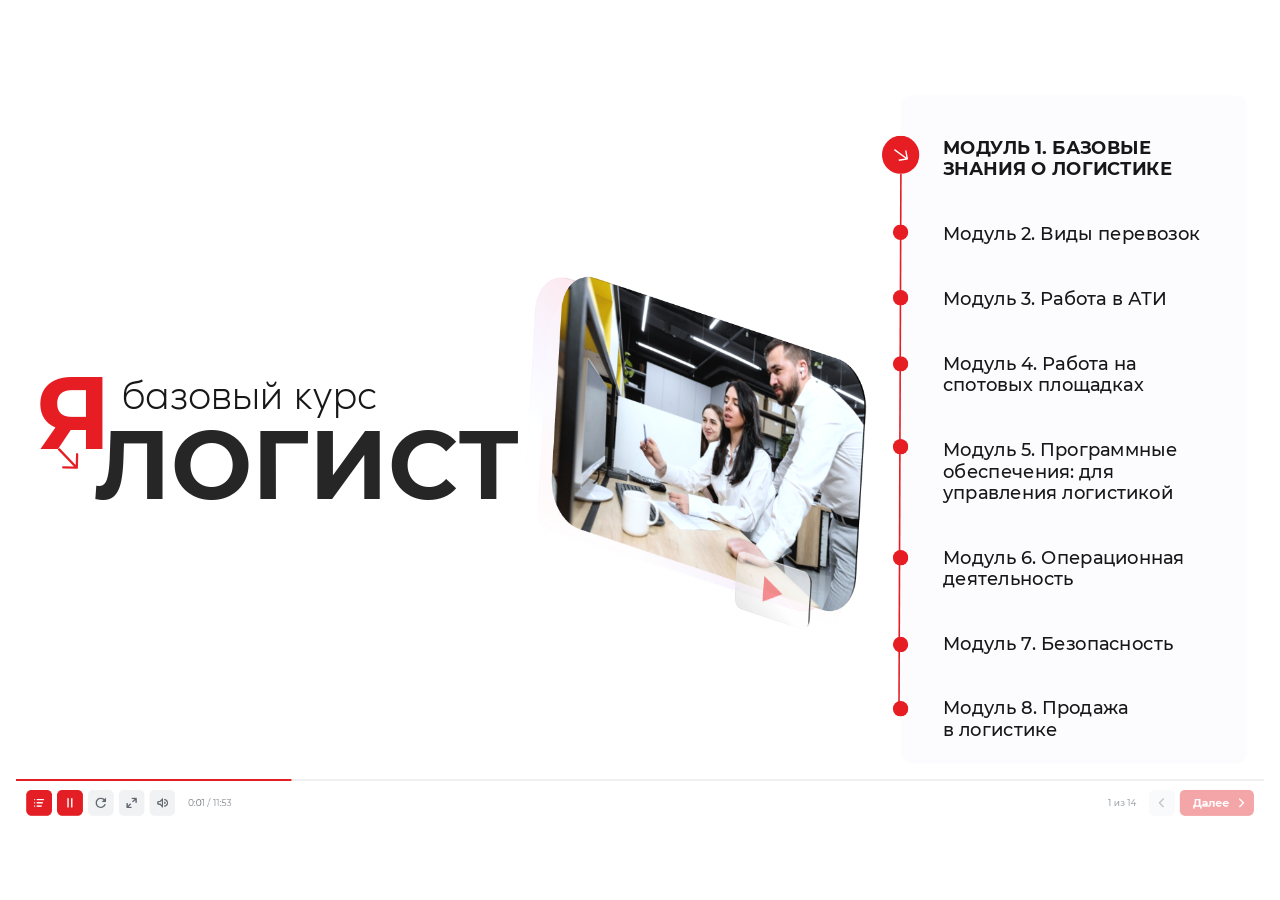
<file: lessons/module1/lesson1/index.html>
<!DOCTYPE html>
<!-- Created with iSpring --><!-- 1936 1172 --><!--version 11.15.13.39003 --><!--type html --><!--mainFolder ./ -->
<html style=background-color:#ffffff;>
<head>
    <meta http-equiv="Content-Type" content="text/html;charset=utf-8"/><meta name="viewport" content="width=device-width,initial-scale=1,minimum-scale=1,maximum-scale=1,user-scalable=no"/><meta name="format-detection" content="telephone=no"/><meta name="apple-mobile-web-app-capable" content="yes"/><meta name="apple-mobile-web-app-status-bar-style" content="black"/><meta http-equiv="X-UA-Compatible" content="IE=edge"/><meta name="msapplication-tap-highlight" content="no"/><title>Урок 1 Автоинтер</title><link rel="apple-touch-icon-precomposed" href="data/apple-touch-icon.png"/><link rel="shortcut icon" type="image/ico" href="data/favicon.ico"/><style>body {background-color:#ffffff;}#spr0_1b4a7a93 {display:none;}</style>
    
    
    <style>
		#playerView {
			position:absolute;
			-webkit-tap-highlight-color:rgba(0,0,0,0);
			-webkit-user-select:none;
			-moz-user-select:none;
			-webkit-touch-callout:none;
			-webkit-user-drag:none;
		}
		#playerView * {
			position:absolute;
		}
		#preloader {
			width: 50px;
			height: 50px;
			position: absolute;
			top: 0;
			left: 0;
			bottom: 0;
			right: 0;
			margin: auto;
			border-radius: 10px;
			background-color: rgba(0, 0, 0, 0.5);
		}

		#preloader::after {
			content: '';
			position: absolute;
			background: url([data-uri]);
			background-size: cover;
			top: 0;
			left: 0;
			bottom: 0;
			right: 0;
			animation: preloader_spin 1s infinite linear;
			-webkit-animation: preloader_spin 1s infinite linear;
		}

		@keyframes preloader_spin { 0% {transform: rotate(0deg);} 100% {transform: rotate(360deg);} }
		@-webkit-keyframes preloader_spin { 0% {-webkit-transform: rotate(0deg);} 100% {-webkit-transform: rotate(360deg);}}
    </style>
</head>
<body>
	<div id="preloader"></div>
	<script src="data/browsersupport.js?8D35A18B"></script>
	<script src="data/player.js?8D35A18B"></script>
    <div id="content"></div>
    <div id="spr0_1b4a7a93"></div>
    <script>
		document.addEventListener("DOMContentLoaded", () => (function(startup){
			function start(savedPresentationState)
			{
				var presInfo = "eNrtfXtzG0eS51fpwIb/OnRPV3d1V7dvZi4aQMNmmCK4JCR7znIwQBKSuKYIGgDl0TkUoYe99oS8Y41G2vF5xrLkmdj9wzsxlCxKNCVSEfsJgK8wn+Qys6ob/QJf4mNj46wwAVRnZWU98peZ9epPSkulN0ufMKtaqVbrNb1mM1PnVe7rFcaF7vCK7zm+51er4lqpXOoD8eDPw+uDncGWxrTBncGT4U34sTnYhs+N4XWgWSCi74BoY/Ac/scn68N/HmwOv2IWPP+49CbzLbNcugRfTA++LECGhU63PbvaneOO8FxH+C5Qrl4pvWmZzC2X1lDKpV5vbanf7q7NMWYwx2D2nO2bpv0/[base64]/VgN64IQL0pcup8Y5a0Stdg/RVTG9F6cvZMVMudXFwoe60kPJCxPVaVDCp9x9ApW+gYg+eDLYG6yDVBOJItVLxa2Hd0f2KKXTu1qu6b9fqumNWnCpnldB2+DVZhdJiq986/7Pe8tJimxn/hBVbyKYu0IC5iMpvwpfFhNQmyadk/zWK9KfBg8G9wZ8Hfxz8h8YMbfA7QKc/QNrdwQ+D+9r5Lvz4FpK+HXw9+Js2eKAB4YPB7+HXo8H38Pebwf3zXfwHjHYGT4e3Bi+GX2oWMLoL8PZ0eFsbvEKEA0R7AgTPEQILMtiQ4SE0y+PBDjaPNniCKAkFFNDyLO02/BnegHJ2CFWfDG8PP8NiX0DCb4DwKbb18LMCVg6w+o5w+Uf4uz54Cf+2h7cHGxokPQa5b5D0nyMeIxK/qQGzF8OvNMj/inI8gVLUQw0LHPwIX7GLN6HQncFPBYW6UOgD1SqE8PBsGyuBLJ5C8ldoFJAUEneQ2fDLAjaCOmuDmvQVjqtdqb24pk9B6mfQYkDwJC/yBuRcGfztfDfV0ZT4GDI+l+07+EkbbA1vDa8Pb5TIWsAABw2xDcdkNMKYwX3/2gdltJOfKLOB47G32uVzbJ63RKuFtmcenggwZha3ytw3y45lfUBq9z4rm/CPlXWLO/DHZR+QjsXpmIypqOOKs5Pl7JnAWTDFmY3hbBpOIW9MxyoQJEglBlVyIivYKyi0j6RroGaGiQ2xSE1yTQrziXzaIyWEJjMh/SriHuTrKMtTzhIxRXSZARWACtYIqeFzF2JLEtvCJ2JoggJiqrIslXJ1ZCbJn0nw7BV0Wb6OliGOtJI4IJAaPvdRSUcSwwg6TCUl6sMAeh8/ezRce5daq+2eSprFz3LpnPy4qj4+lJ8X5MfHHfk5H7tNiPYXJWKzyHpg2goZky7+XFaCKalLkTHgNdu16x7TReCDMRC8rgeha+o+833fqdaCWlBFY3AlaYOSBsAqNAtWgVlQ+ZepoWLjRmbh3wF8Aey/BxT+BnDgfh737xAo3CVof4nQhYC4M/wMEOIZwpgCRWZqAKro6d4a3qQsSVhCixM7xvhUA3tzZ/AdGCRZzvdgluDHQyj8G8qdtE//VwM58OEjRLO/pWRM4hJ4vaYCJrMYlJgvh/gFUyjsYLbnG0wIZnHTsjl4L+AvGy7zPN/lHreFU2bMBnda+LbFLM83XYAwZgKJ45qmA/4/0GQhx3GF4Xi+sJgLzronEIBMx7BNGOum5VuQ5mXAKJ8lnyMPU4kqj7AqXcu8IjMJbgB8NHzMsdgVK2GJxnbpjKZLLvjX0iaZpjueCTbALluOIbgoHbWq7apCZi1krlWx9Ypbg7jMBBXy69Wa7kBzhUGV2a4rdlUhu1CF7P+vQruokMVocHn2Bf+/sQqla/nfT4Wg57fJibwOw2tLzj9EalUR9bqAjtR90+E6DxxH92qhq7vcrXj1ej2oWbWCMIUXKhPfVZnMrDJ9A87nVlJBnoJk4OrGfigM3wWNXPLn6MJDBADpVBF0w8m/fSK1o6CGGC3sFKvfb0llvgO+29IpL/b9QQBy+F/Csy+Hv5XTOoN1yvyIxMXfz4jNJnrZg0cUrLzSzv9MxiobGCxAQTtycmh4HYIgDKHgwQ48+JaiIgxJUIR/AclRhG0q4PdUyZcoQBQAECMMgG5gvldxjIP5b0hWKd7QahAoaYNNDaLBdRJnY981l/EK8P6UQpnD1Xq/wn6DcQ7k3UJZx0ieRC4z1mLfAA/KHP3HUkCW1385CN8/QqWLtewBVPnh4D5IfB8Q9z6F1/cjPaszy/Gd0NZNEdR17sAfX4SmHgjh+m499CoVu0DPnEI9c5J6xvbUs7GWBb7/O/adRtMXONQ38tGj7Pnv0h04zqyh3iJv6GCG48HHzH+/fg9GtywoN9qwyKc0GJ5FCYOXmgz6IQJGbk/KpPcg/63BjzQo0G5+ivoECiLD7U2DxNxvdR4pi30fGkda7O+jAtP2m37dkzoYTfFIyKGiBo+HtxPCarLuNHxfQJavaNIDbDxUblvK82TkGaQevUR/YIOKUUqKngHF/SukEs9AfKgt4B5QaP/5w0gz/[base64]/GGMrhwHTc3pcFc1/AAirjwHHB1IAskcSjHN21oC9uDkrKy57LkcyRqErkpo5q4PvgiAhiYjiXIGXMgRUBG2/[base64]/l5sZKTAZUwtc2EL1jHzRNcJ/ReYKtIg+jAZuuXv4rDhTT4sp8DlND8/hHA9Ym45ZSs0cpTsvKpUZMNio4NeaNjrADBYrlMM+YSG8IiG4ccJtkcaGSAz3ZIVIq0I8MLIDkYQyX3MO9QCTgKSq75euLJoj8T4ojxTKLFYgc58KgwtiaVWJCt/drZQIonKRCGkRaVW49HMi0D5eWuxf+sX5Egd892x/9dfnS9ql9tLFS31I9AAXXdOmxNVOr9/uQqJ0F5cuX7SE8U+rF8+XfvnzXmetu9DWet2F+DlxZ8blVQ55+1dX2/CE0s7/jNLO/+yXP1dUvyxRmzM5AUoTLSCL8roR3iDoTiBPOV4vK5fejr/NxN+CeI3uKNxrn4c1n5umzioVV+dgEfQKs2y9VjVr8IVXqw4rcK/dQvfaPZh7fXDX2Ipd4307rH/[base64]/HzHYYd3LVjGtUhVMTbp2fJO2YKQeMdlQdihLAjLWBDVgoUWxDYs38paENeA0GmMBeHWXhbEOloLQh3Oj9yCfEtT6A/h793YgvwtP4P/dWRULKtWrUE0opu1MNB5vWrpFZ/X9IAEhgjSsYq2cIhCoyL2YVSSezgeyMV/QEW1eWEbQGcf+xM2i5FS7kWgTQQJVIXnW7RHgZL/[base64]/135FbjLmDWvcEPGpiO+xSA3AV7gUut30R2IuQ8NOvVUA+Fb+qc1bnu1cOqXvd8l4Wex0yrUmAnvEI74R3QTuy6JW9l8K8qWsIdf7gp8AGtGf8r/PqBdvmtkDX8HtJw0+DvoK5/HPxH4umfKMcjNItxCm0sJGMpNxreyeS5Q2125zRBm58SaNvCoNUo5liOJzx/19V1myZt5oWYv3BCDn2hdHn/XhiesIBMTXlahwdtOw3a6RrH/n22vNMFbSnecYG2fSjQttOgHbVgEWh7AkDbzoC2KwyTj/Pv3T1Bmx+xf48dzo4cqf8KKPWIYPoe4M9D2g1zJz1PxGu1kNXBmw9qga3zIOA6jDhbrwkrrApXsKBWLYBqvxCq/QNC9V/Bu6bpGprmuC6922gVHZDqG3Sa5TER+p2mp/0DasIjgfQ09bMVT4S8AJj6PD0RAqHEdQBVWdLz6AAK7hHawaJIEETnwV0INF7RNM12tBR7mhjunBKGW55h0ZgVgMO2z3df/5SINu+2FqKVLJuVOfzPYLyXOcstSbkmrg7olilye5TlI/kkucRkZ8s4ZjtR3AI5/AMyRr6Xx1wPqOzD2wmethPpVs0tMeHmZLnDqlc6ik3KHyqN/xg+1/AkT8Zq2UXSUO0FIJuwuAUdfsrrGlK847Ja/FBWi2eslmrBMVaL+9l1DdfFjQTjrNae6xrO0Vot2eFHbrXQTuFBnfw8FCCyRi45Ou/[base64]/jVsyd4tF+oZFh3lTzbDgRqHjSnihN7ppT2/OimcC/Dj8dfgq5tojNk+hMUq6JgTsZ0R1yK2jWTp0JGsmq/Q9ptjdx25McAWp/pPIuNg9p6t3TMvWusat1t+iUzHzbPalptVigvLF1DS4YLoKAdw/+/GsEZU5mJi1Vydi8Zcs7ZfNG4h2XeXMOZd6cjHlTLVg4k+Yanp0NyjwbHBp/jHkTey66uEds3rDDT8a63YnsmOd4QTXkFZ0x7ujcqYa6V6nXdF53TadWt0K3XnhIdswpWXYUdmz96CxWYtFeS26C/ZzWR3ZoDWWLLNaODO8IceUmdgXEFPkV7JA1lEncllA5WmpBFmWyQridlKzNOq2nvCgwaLTiQqD/Y7zfdjN6ivtXDXXs9CHwikwcHl2RlgbsLJkqwvSY3Y5cHcIwVJrU52ir6Q4E2Z50C8JN45C2QpyWrdjHYbMFZrn+CVmKMZN3lmn4Luo3B+32xGvEZG4mJkvVMDYTmeJO10pI6Y7LSriHshJu2kpEDVgYBIH197IxkGOYtjXOSHh7GQlxxEYCu/s4rASeXrtLB9u+xlN1dzVaqX8w+AsFPrhdP16Wd4TPhahXdFEPKjqveHU9qFRN3WLMrjqVWuiahUaj+Awtsw5sNNZpIXyToH6DAFCC1qfqcIvyg4/GhtyT/j5hOUY117OWRRkCCWO/gZw/pVjJxfmsRVGHfwir5Wq9LO3PZJPUPq3oeEZ+69Y6gTrEYk+oPr/QqP43os1nEmShOENTB4GwDlua3NAgr3LIhEAUv7zKT2ymuDzNHj7SaNOX3N6wgSfGMOxB7juUtAM2S9bip4gHVWAHJN+ODmRgdHgrWd3N6MhZ3MeHNVXeKZkq5uwe1jCXkMj2LkQTio7DDe643GO+bTt0aMM0DWE7gntqS3/ZZr7h25bLBO6BLztg32zf5JzR3B/Ln4hwgN51bVOe+SzrljA813dsYGvTyYPszvtMhjx98lyHyNbBNz3DxzuaXCYPP4yvg+O4zJHHV/dbDYsLh06vevuuSCLL7lXxslVhlsMMZlmeSec6qC1Mg3PL9YTveerQSqo7IMKARuOuD5XlFqPzsrt3B/cMOuyyRy/EZEmJ/ZzEDodB5wjcpCcHEJg5A7L5zIkOp3AmoA6e51jgENHhlD2FtqBPhQWZhG3KkznjxM5TFgkup3KTgh/3aQ1nXECPT5jp+2BPfcd1+Gt4aiLjqaXUe3SeWRzFoYTMvR554MC8udS97/[base64]/u3uCHeK7QrFcqInR108QjPkzYelB1XN2tuV4tCLir7lDKhn3F974w+6D77Ia31e7n20e5KWJ0xjt95PxBahlK7dmIIwmMNp6l7oZboe0cLykwenroLRf+KGCJYxPt79d/r8n9J3KWkCYp1XEgyfEG3n6nZv1u0vzeRnSpHs0UPqHg7IuCEjPnzm3awukyz7HBEOy6MkNnDRcAzsSJHbstkK7o2K1Npx0dMEC27XuH9+q8zDJNqsaJ05Xp8k4ZcEm84wJc71CA62UAV7XgmLMxvpc7XYm7YcbNwPl77p3zj/x0pX0MM3DfJScdNJyrSWg8IsvwFl0JQ4BzK8LkwLOY6TBP59WgqnMRBHqFVys6r9fAL/Wsat0tutWEFV8fxFL3B1l7XnP6dQaTkoi0N0Z/narfRrymIaeBUsA0AqKPokv/[base64]/+burAMhy7q4lrVNCyOraRx+GLL1LKAkMsrMwEhnK1+cCiQe0QPlfSEJpNdCJ24U5aZPQY0krOjfqgMXGg6N0wW0+jQXmacXf1KlMF9k2kqWcmhGEgJk3WYNJNVOv6LxnqoFR9Bc35UwUdLiTuUlc7Src3SkHySuj1TJUV3acLvj/[base64]/LHRC6cqn5Nbm0W1wtP6Qn/[base64]/uqXV2pc72iS68TnZnKRsJk7KktfggFZbputEwslkE/[base64]/D3X6D+cpVlsLS/2r5KZgFI01a0xO1OjNHMggXG5fbq/0R3yChf7SlXaKW82p+bXKobi93bnS7qaZ1UIrdA7ArNn+dT/[base64]/qrJzpLCLp/NVZDG8xsl3tdi52271epUUltVda88vteALxsqSnYLi5dLm9vLRC79S61Pl4sjXfXo7f+XRlqbcEGePpb6SoVmVVRq8WgERwQvpRsnpJFaQ21vrEOpE0DXgz3Vrr5RLnYQTNtPrtAubT3faVPPOZ9sdLK4vJFKr91Nrl+Xa3l0tvrCxfzTOZXZvvL/WX272CYrFluknic53ltcvtquyGcU10AR7XW5eXlq9mA5iObI24/y6BM76MDvm5pfbH7cUQ2C61e7EIl9eW+0vL7Svt0bu4VqhuMaGSrN3qLlyKX+h1CWhWWkvL8Wu/IIbu9KFhp7udy6v9MD0S0IjFAmEdg/5k+0I/1Q5o5NKd3ekn5Ex1dLrXemBi292JlQud4ifncLI/[base64]/Z25UfQGCIzB5FbbIbdbMxPWqOu7Ta+tm+GuRsbaIBbTEzI5uCuCGPO3SKcZOu71drKrRMkpiyG8Ns9mylOdGcDGdHzB4Bs8dYYXpBw+1cxkRfTIXvNVWHYM7k5f9j80zPhOcSeeLXB+TyzL4zMTUXTgUkrEqemJxo/mruTEM29l15ToU26savhZOj8jG1AN618xXush5+tiv7qcbMmWByDN/ojgWato5emUCvlijmCRWcDaea4czc9NuNZgMZ/kW9F49ecYdXpsn3zO3EF7vJzdMFDHFczU3NNepz1cbZqWZqiGlvqMdnz1TCmTfkxaFvNBvNQA3I2TdyDM9BcuEQuhu93+EAQ+jdAGp5Jph5R1a8OhNCQm3u3Ynm21JQmpWmAb1Dr+d4JY/vDn+DL+iQB5Hgp652HNBWfG1pFpzJlYuqsGYzqL59BppzrtaonqUv0ZCVI05eJvpSbk3PZapPYCMmMvyFmu5FjnDiTPBWmvJrupbpMc2pP8s0wSjf5MTUO6lsjwAsbkMPjXpzRCwbP0kdt7qkjRA4mJ5WKjLqoIyiVBtTzZnGpMSRuepkYxZavhpMY6/[base64]/[base64]/oV1pL5VAMa0yNcHs7LuNmZoElSfxJUTRmRt5dLasDT9PjIBUT8vTp9jUeMV0QW8Mf6uafGKq2oCBVm2mSv2WTgKhXVQ3ESTKjfKBpAGNDjVEoZK1xrtzTaXvydGZdj1xFOD6Jr5SRt5dHY/IcuLm6vT+NdUL8Su+6b7U6FoFpTiqSmfApKEBqDTeA6VR1YnsSfJh4x15ufk3+Ue/kgp9L0LDhM8DqhiphtTDBGJpdKGFEn+kFetS/UaXWdxU9zxsSSdE/oF6foUv1x3eMooKnQ3/8SyMj4lg8lgLRQwl0wVORQhtMnU2skSy2C1C1RRUTTemz07PzQBUQg5pJACnAarApAZTtVnIH8awLEdVhEW5d4qhWD9K4CabTSM2enlvvLPxMSHdBnEgHHmc8OkyqLe+p5DTjZnmTDDRPIiMclyqDaVHIh8oYVhDoPjHsxP/e64egLdTyyrVXeztbQIC4vIFnuSL913Er26OQrmNyKsELuF7b2hS+zaiAbMRYUomMsws+aPjnIwPBy+NQpFTBior+b3iA3YJkwDyJ03Trjiw3xqPFxTR7kilTO62iLtZtemhxZ2tQlAzA6HdQYYDRY/ratvzaG+OugqHHGC00ac1VuI6neB4OZIm2b0mxz6gjr1WKtCtNiYng2nwhCoTaDzxYC86swm4j0lDcBTRGoWXW0vLuYfvgcdbU1wo+FCvZ5Oyb+BmomyeqQZIVR/Z7MLXzWkSaLMBd47Zu2FldqKpggo6+ispCANOzmeJlF819P7N6oiyFtaDs5NNSpEuC8gY3ROviMNZjCtU7aXTkKndd/kgIe+6Y2QfvQxvvYy2+Kl8dd5tLX5Fybaaj3lBHvKX/0tKEGtDYdOegj6rBp8Ng5nq29DaU9VQufY3VdyxnqKAwYetONmcTQbq8jg+We5t9S4AwllsjC/TRcgIL+qsuNmjM/h/v/5vKfJcYQ+z97Qox15mz0grc4O6IPpIb/WJbKpoomA9mijL5UDRRsVm8UFliicTc4O1KModkTfq9ejQDiioaqFmUJFyjootmNNAKjUVkJjCzE4INCdgoGei07uyY9QNA7RPMf3Cx9w4l2HoT2Nj1VGQi8y2NclxPZ5X2IlNG9Vbdf5ogmhW9SjIRC/UHUk/osbpNgAqigwleWE8m8wSd3ZR8yXoEjMqD2D0vki/9zNPP4LNCIDvZRFWZQLPOZ7TmGwEtUR4/iMB5HMce/Fgl/NkCg1AxeTvhIIRzMdvpC1du/b/AJDJLsE=";
				PresentationPlayer.start(presInfo, "content", "playerView", onPlayerInit, savedPresentationState);
				function onPlayerInit(player)
				{
					(function(player){
	(function(player)
{
	function findConnector(win)
	{
		var retries = 0;
		while (!win.ispringPresentationConnector && win.parent && win.parent != win)
		{
			++retries;
			if (retries > 7)
			{
				return null;
			}

			win = win.parent;
		}
		return win.ispringPresentationConnector;
	}

	function getConnector()
	{
		var api = findConnector(window);
		if (!api && window.opener && (typeof(window.opener) != "undefined"))
		{
			api = findConnector(window.opener);
		}
		return api;
	}

	try
	{
		var connector = getConnector();
		if (connector)
		{
			connector.register(player);
		}
	}
	catch (e) {}
})(player);

})(player);

					var preloader = document.getElementById("preloader");
					preloader.parentNode.removeChild(preloader);
				}
			}

			if (startup)
				startup(start);
			else
				start();
		})());
    </script>
</body>
</html>
</file>
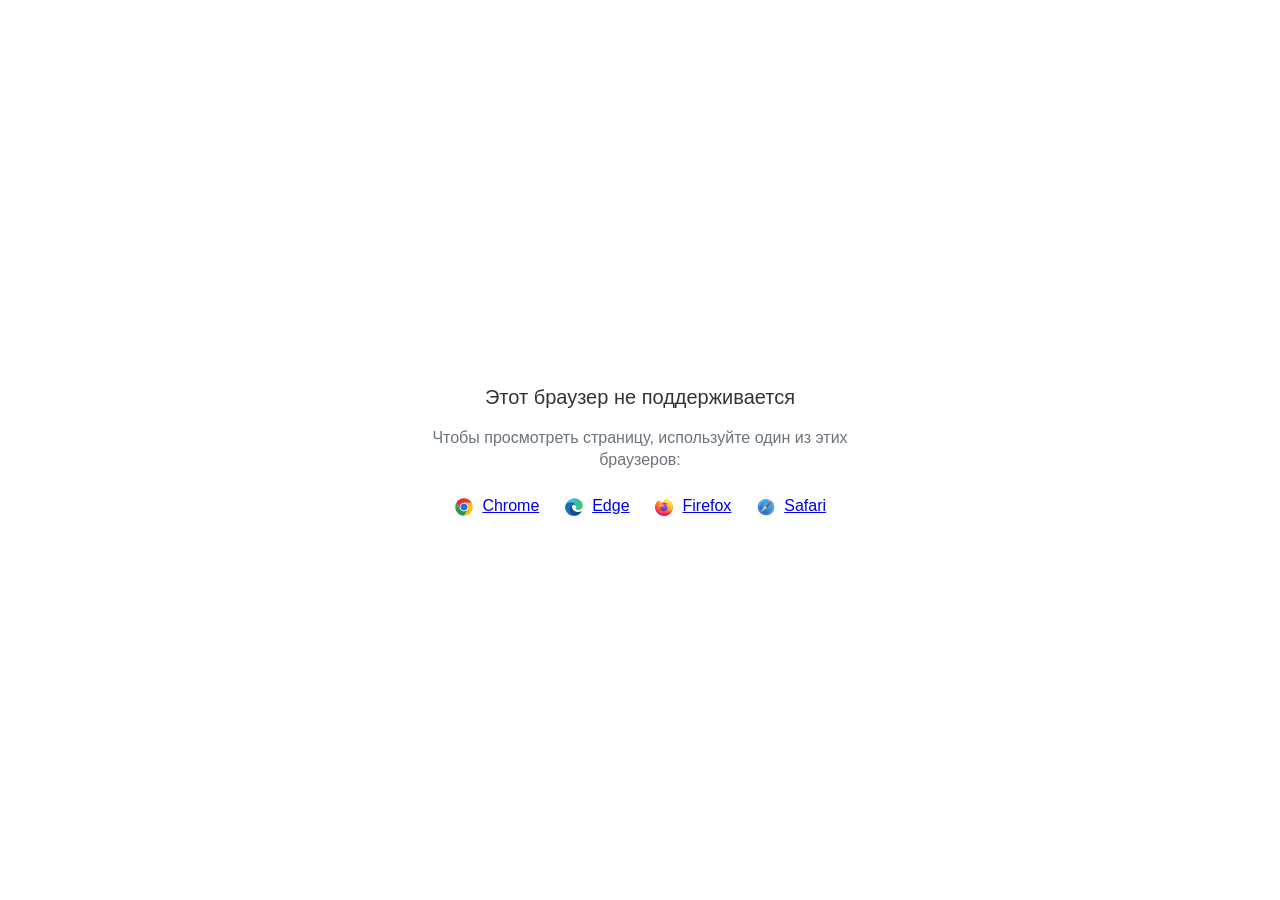
<file: lessons/module1/lesson1/data/html5-unsupported.html>
<html>
<head>
    <meta http-equiv="Content-Type" content="text/html;charset=utf-8"/>
    <meta name="viewport" content="width=device-width,initial-scale=1,maximum-scale=1">
    <meta name="format-detection" content="telephone=no">
    <meta name="apple-mobile-web-app-capable" content="yes">
    <meta name="apple-mobile-web-app-status-bar-style" content="black">
    <meta http-equiv="X-UA-Compatible" content="IE=edge">
    <meta name="msapplication-tap-highlight" content="no" />
    <title>Страница недоступна</title>
    <style>
        body {
            background: #fff;
        }

        .banner {
            position: absolute;
            top: 50%;
            left: 50%;
            margin-left: -235px;
            margin-top: -67px;
            width: 470px;
            text-align: center;
            font-family: Roboto, Arial, Helvetica, sans-serif;
        }

        .title {
            margin-bottom: 16px;
            font-size: 20px;
            font-weight: 500;
            color: #323537;
            line-height: 28px;
        }

        .text {
            margin-bottom: 26px;
            font-size: 16px;
            color: #6C737B;
            line-height: 22px;
        }

        .browsers svg, .browsers a {
            display: inline-block;
            vertical-align: top;
        }

        .browsers a {
            font-size: 16px;
            margin-right: 20px;
            margin-left: 4px;
        }

        .browsers :last-child {
            margin-right: 0;
        }
    </style>
</head>
<body>
    <div class="banner">
        <div class="title">Этот браузер не поддерживается</div>
        <div class="text">Чтобы просмотреть страницу, используйте один из этих браузеров:</div>
        <div class="browsers">
            <svg width="20" height="20" viewBox="0 0 20 20" fill="none" xmlns="http://www.w3.org/2000/svg">
                <path d="M10.0001 10.0001L13.789 12.1875L10.0001 18.7501C14.8326 18.7501 18.7501 14.8326 18.7501 10.0001C18.7501 8.40581 18.3216 6.91244 17.5766 5.625H10L10.0001 10.0001Z" fill="#FBBF12"/>
                <path d="M9.99999 1.25C6.76136 1.25 3.93585 3.01077 2.42285 5.6261L6.21103 12.1876L9.99999 10.0001V5.62507H17.5766C16.0634 3.01039 13.2382 1.25 9.99999 1.25Z" fill="url(#paint0_linear_579_2699)"/>
                <path d="M1.25005 10C1.25005 14.8325 5.16742 18.75 10 18.75L13.789 12.1875L10 10L6.21109 12.1875L2.42291 5.62598C1.67833 6.91306 1.25 8.40588 1.25 9.99988" fill="url(#paint1_linear_579_2699)"/>
                <path d="M14.3751 10.0001C14.3751 12.4163 12.4163 14.3751 10.0001 14.3751C7.58381 14.3751 5.625 12.4163 5.625 10.0001C5.625 7.58381 7.58381 5.625 10.0001 5.625C12.4163 5.625 14.3751 7.58381 14.3751 10.0001Z" fill="white"/>
                <path d="M13.5548 10.0001C13.5548 11.9633 11.9633 13.5548 10.0001 13.5548C8.03686 13.5548 6.44531 11.9633 6.44531 10.0001C6.44531 8.03686 8.03686 6.44531 10.0001 6.44531C11.9633 6.44531 13.5548 8.03686 13.5548 10.0001Z" fill="#1A73E8"/>
                <defs>
                    <linearGradient id="paint0_linear_579_2699" x1="5.04786" y1="6.71874" x2="12.965" y2="6.71874" gradientUnits="userSpaceOnUse">
                        <stop stop-color="#DB3328"/>
                        <stop offset="1" stop-color="#E53D30"/>
                    </linearGradient>
                    <linearGradient id="paint1_linear_579_2699" x1="4.58454" y1="7.18406" x2="7.82938" y2="12.8043" gradientUnits="userSpaceOnUse">
                        <stop stop-color="#32A651"/>
                        <stop offset="1" stop-color="#279847"/>
                    </linearGradient>
                </defs>
            </svg>
            <a href="https://www.google.com/chrome">Chrome</a>
            <svg width="20" height="20" viewBox="0 0 20 20" fill="none" xmlns="http://www.w3.org/2000/svg">
                <path d="M12.2449 9.92045C12.2449 8.25 10.5088 5.36648 6.59777 5.36648C2.68671 5.36648 1.25 8.62784 1.25 10.0199C1.25 5.0483 5.30074 1.25 10.1097 1.25C14.9188 1.25 18.75 4.84943 18.75 8.50852C18.75 11.7699 16.2956 12.9034 14.3002 12.9034C12.9832 12.9034 11.4866 12.4659 11.4866 11.7699C11.4866 11.233 12.2449 11.233 12.2449 9.92045Z" fill="url(#paint0_linear_579_2709)"/>
                <path d="M6.59777 5.36646C10.5088 5.36646 12.2449 8.24998 12.2449 9.92043C12.2449 9.93342 12.2448 9.94627 12.2446 9.95901C12.2249 8.84657 11.4738 7.79259 9.99002 7.79259C8.11431 7.79259 5.5801 10.338 5.91933 13.5C6.19087 16.031 8.33381 19.4261 12.9832 18.2329C12.9832 18.2329 12.1052 18.75 9.6508 18.75C5.30074 18.75 1.25 14.7727 1.25 10.2187C1.25 10.0981 1.25184 9.97975 1.25555 9.8637C1.35584 8.39889 2.82648 5.36646 6.59777 5.36646Z" fill="url(#paint1_linear_579_2709)"/>
                <path d="M6.59777 5.36646C10.5088 5.36646 12.2449 8.24998 12.2449 9.92043C12.2449 9.93342 12.2448 9.94627 12.2446 9.95901C12.2249 8.84657 11.4738 7.79259 9.99002 7.79259C8.11431 7.79259 5.5801 10.338 5.91933 13.5C6.19087 16.031 8.33381 19.4261 12.9832 18.2329C12.9832 18.2329 12.1052 18.75 9.6508 18.75C5.30074 18.75 1.25 14.7727 1.25 10.2187C1.25 10.0981 1.25184 9.97975 1.25555 9.8637C1.35584 8.39889 2.82648 5.36646 6.59777 5.36646Z" fill="url(#paint2_radial_579_2709)"/>
                <path d="M12.4415 18.4371C14.9324 17.7576 16.712 15.6377 17.0338 15.2101C17.393 14.7328 17.4928 14.4345 17.393 14.3351C17.2932 14.2357 17.1536 14.2555 16.7944 14.4345C16.4352 14.6135 14.32 15.4885 11.9056 14.7527C9.49107 14.0169 7.83486 12.1078 7.83486 9.99987C7.83486 8.36919 9.23166 7.79248 9.98993 7.79248C8.11422 7.79248 5.58001 10.3379 5.91923 13.4999C6.19077 16.0309 8.33371 19.426 12.9831 18.2328C12.9831 18.2328 12.821 18.3283 12.4415 18.4371Z" fill="#0E458A"/>
                <path d="M12.4415 18.4371C14.9324 17.7576 16.712 15.6377 17.0338 15.2101C17.393 14.7328 17.4928 14.4345 17.393 14.3351C17.2932 14.2357 17.1536 14.2555 16.7944 14.4345C16.4352 14.6135 14.32 15.4885 11.9056 14.7527C9.49107 14.0169 7.83486 12.1078 7.83486 9.99987C7.83486 8.36919 9.23166 7.79248 9.98993 7.79248C8.11422 7.79248 5.58001 10.3379 5.91923 13.4999C6.19077 16.0309 8.33371 19.426 12.9831 18.2328C12.9831 18.2328 12.821 18.3283 12.4415 18.4371Z" fill="url(#paint3_radial_579_2709)"/>
                <defs>
                    <linearGradient id="paint0_linear_579_2709" x1="17.7323" y1="11.5909" x2="0.61762" y2="7.54779" gradientUnits="userSpaceOnUse">
                        <stop stop-color="#3BCC50"/>
                        <stop offset="0.489583" stop-color="#2ABAD6"/>
                        <stop offset="1" stop-color="#7DCFE7"/>
                    </linearGradient>
                    <linearGradient id="paint1_linear_579_2709" x1="7.11659" y1="5.36646" x2="7.11659" y2="18.75" gradientUnits="userSpaceOnUse">
                        <stop stop-color="#035989"/>
                        <stop offset="0.265625" stop-color="#1175B6"/>
                        <stop offset="1" stop-color="#0470CF"/>
                    </linearGradient>
                    <radialGradient id="paint2_radial_579_2709" cx="0" cy="0" r="1" gradientUnits="userSpaceOnUse" gradientTransform="translate(6.83723 11.8693) rotate(59.2143) scale(5.92595 5.93561)">
                        <stop stop-color="#1284D8"/>
                        <stop offset="0.813899" stop-color="#1170B2" stop-opacity="0.767762"/>
                        <stop offset="1" stop-color="#0E649B" stop-opacity="0.65"/>
                    </radialGradient>
                    <radialGradient id="paint3_radial_579_2709" cx="0" cy="0" r="1" gradientUnits="userSpaceOnUse" gradientTransform="translate(11.6661 13.4999) rotate(77.9982) scale(4.79806 5.18015)">
                        <stop stop-color="#104890"/>
                        <stop offset="0.69943" stop-color="#12529E" stop-opacity="0.70624"/>
                        <stop offset="1" stop-color="#0E4584" stop-opacity="0.58"/>
                    </radialGradient>
                </defs>
            </svg>
            <a href="https://www.microsoft.com/edge">Edge</a>
            <svg width="20" height="20" viewBox="0 0 20 20" fill="none" xmlns="http://www.w3.org/2000/svg">
                <path d="M18.1191 6.70405C17.7385 5.78587 16.967 4.79462 16.3615 4.4815C16.8544 5.4501 17.1395 6.42162 17.2485 7.14652C17.2485 7.14652 17.2485 7.15163 17.2503 7.16113C16.2598 4.6861 14.5798 3.68791 13.2079 1.51504C13.1383 1.40543 13.069 1.29582 13.0012 1.17854C12.963 1.1124 12.932 1.05248 12.905 0.995851C12.8481 0.885984 12.8042 0.76987 12.7741 0.649844C12.7743 0.644144 12.7725 0.638558 12.7688 0.63417C12.7652 0.629782 12.7601 0.626904 12.7544 0.626094C12.749 0.624635 12.7434 0.624635 12.738 0.626094C12.7366 0.626756 12.7352 0.627617 12.734 0.628652C12.7318 0.628652 12.7296 0.63121 12.7274 0.63194L12.7311 0.627191C10.5302 1.91914 9.78353 4.30904 9.71499 5.5049C8.83549 5.56518 7.99455 5.88974 7.30189 6.43623C7.22949 6.37488 7.15379 6.31755 7.07512 6.26451C6.87551 5.56419 6.86708 4.82302 7.0507 4.11832C6.15057 4.52936 5.45059 5.17789 4.94165 5.75189H4.93764C4.5902 5.31089 4.61463 3.85634 4.63432 3.55272C4.63031 3.53372 4.37547 3.68535 4.34266 3.70837C4.03608 3.92756 3.7495 4.17357 3.48628 4.4435C3.18675 4.74784 2.9131 5.07672 2.66818 5.42671C2.1047 6.22702 1.70509 7.13132 1.49244 8.08735C1.48843 8.10635 1.48478 8.12608 1.48077 8.14544C1.46437 8.22254 1.40494 8.60946 1.39437 8.6935V8.71286C1.3169 9.11266 1.26865 9.5176 1.25 9.92444V9.96938C1.25 14.8186 5.17279 18.75 10.0114 18.75C14.345 18.75 17.943 15.5968 18.6477 11.455C18.6623 11.3428 18.6743 11.2295 18.6875 11.1163C18.8617 9.61022 18.6681 8.02743 18.1191 6.70405ZM8.02046 13.5774C8.06129 13.5968 8.09994 13.6183 8.14186 13.6373L8.14769 13.641C8.10577 13.6205 8.06311 13.5993 8.02082 13.5774H8.02046ZM17.251 7.16515V7.15675V7.16625V7.16515Z" fill="url(#paint0_linear_579_2717)"/>
                <path d="M18.119 6.704C17.7384 5.78582 16.9669 4.79457 16.3614 4.48145C16.8543 5.45005 17.1394 6.42157 17.2484 7.14647V7.16437C18.0752 9.41067 17.6246 11.695 16.9757 13.0907C15.9716 15.25 13.541 17.4635 9.73602 17.3557C5.62839 17.2388 2.0071 14.1802 1.33082 10.1776C1.20759 9.54586 1.33082 9.22543 1.39279 8.71281C1.31733 9.10778 1.28853 9.22214 1.25098 9.92439V9.96933C1.25098 14.8185 5.17377 18.7499 10.0124 18.7499C14.346 18.7499 17.944 15.5968 18.6487 11.4549C18.6633 11.3428 18.6753 11.2295 18.6884 11.1162C18.8616 9.61017 18.668 8.02738 18.119 6.704Z" fill="url(#paint1_radial_579_2717)"/>
                <path d="M18.119 6.704C17.7384 5.78582 16.9669 4.79457 16.3614 4.48145C16.8543 5.45005 17.1394 6.42157 17.2484 7.14647V7.16437C18.0752 9.41067 17.6246 11.695 16.9757 13.0907C15.9716 15.25 13.541 17.4635 9.73602 17.3557C5.62839 17.2388 2.0071 14.1802 1.33082 10.1776C1.20759 9.54586 1.33082 9.22543 1.39279 8.71281C1.31733 9.10778 1.28853 9.22214 1.25098 9.92439V9.96933C1.25098 14.8185 5.17377 18.7499 10.0124 18.7499C14.346 18.7499 17.944 15.5968 18.6487 11.4549C18.6633 11.3428 18.6753 11.2295 18.6884 11.1162C18.8616 9.61017 18.668 8.02738 18.119 6.704Z" fill="url(#paint2_radial_579_2717)"/>
                <path d="M13.8612 7.73587C13.8806 7.74939 13.8977 7.7629 13.9159 7.77642C13.696 7.38513 13.4221 7.02694 13.1022 6.71246C10.3788 3.98314 12.3884 0.794172 12.7271 0.631947L12.7307 0.627197C10.5298 1.91915 9.78314 4.30905 9.7146 5.50491C9.81668 5.49797 9.9184 5.4892 10.0223 5.4892C11.6647 5.4892 13.0953 6.39459 13.8612 7.73587Z" fill="url(#paint3_radial_579_2717)"/>
                <path d="M10.028 8.28118C10.0138 8.5004 9.24382 9.25307 8.97441 9.25307C6.48292 9.25307 6.07861 10.7635 6.07861 10.7635C6.18798 12.0357 7.07244 13.0833 8.14245 13.6375C8.19131 13.6627 8.24052 13.6854 8.28828 13.708C8.37396 13.7446 8.46 13.7811 8.54567 13.8136C8.91262 13.9433 9.29689 14.0172 9.68568 14.0329C14.0525 14.2382 14.8991 8.80001 11.7473 7.22087C12.5541 7.08021 13.3919 7.40575 13.8597 7.73495C13.0941 6.39367 11.6631 5.48828 10.0207 5.48828C9.91682 5.48828 9.81511 5.49705 9.71303 5.50399C8.83417 5.56502 7.99404 5.88994 7.30212 6.43642C7.43591 6.55005 7.58685 6.70131 7.90439 7.0148C8.5001 7.60378 10.0247 8.20993 10.028 8.28118Z" fill="url(#paint4_radial_579_2717)"/>
                <path d="M10.028 8.28118C10.0138 8.5004 9.24382 9.25307 8.97441 9.25307C6.48292 9.25307 6.07861 10.7635 6.07861 10.7635C6.18798 12.0357 7.07244 13.0833 8.14245 13.6375C8.19131 13.6627 8.24052 13.6854 8.28828 13.708C8.37396 13.7446 8.46 13.7811 8.54567 13.8136C8.91262 13.9433 9.29689 14.0172 9.68568 14.0329C14.0525 14.2382 14.8991 8.80001 11.7473 7.22087C12.5541 7.08021 13.3919 7.40575 13.8597 7.73495C13.0941 6.39367 11.6631 5.48828 10.0207 5.48828C9.91682 5.48828 9.81511 5.49705 9.71303 5.50399C8.83417 5.56502 7.99404 5.88994 7.30212 6.43642C7.43591 6.55005 7.58685 6.70131 7.90439 7.0148C8.5001 7.60378 10.0247 8.20993 10.028 8.28118Z" fill="url(#paint5_radial_579_2717)"/>
                <path d="M6.89479 6.14439C6.96588 6.19043 7.02421 6.22916 7.07708 6.2646C6.87746 5.56428 6.86903 4.82311 7.05265 4.11841C6.15252 4.52945 5.45255 5.17799 4.9436 5.75198C4.9848 5.75089 6.2557 5.72787 6.89479 6.14439Z" fill="url(#paint6_radial_579_2717)"/>
                <path d="M1.33119 10.1776C2.00747 14.1802 5.62876 17.2388 9.7393 17.3557C13.5443 17.4635 15.9735 15.25 16.979 13.0907C17.6279 11.6946 18.0785 9.41068 17.2517 7.16437V7.14756C17.2517 7.14976 17.2517 7.15268 17.2535 7.16218C17.5641 9.1962 16.532 11.1667 14.9184 12.4992C14.9167 12.5029 14.9152 12.5067 14.9137 12.5105C11.7692 15.0765 8.76042 14.0586 8.15123 13.6431C8.10893 13.6227 8.06628 13.6015 8.02399 13.5796C6.19056 12.7027 5.43334 11.0274 5.59558 9.5919C4.04797 9.5919 3.52007 8.28314 3.52007 8.28314C3.52007 8.28314 4.90982 7.29006 6.74143 8.1538C8.43778 8.95396 10.031 8.2835 10.031 8.28314C10.0277 8.21189 8.50304 7.60391 7.90842 7.01676C7.59088 6.70327 7.43995 6.55201 7.30615 6.43838C7.23375 6.37702 7.15805 6.3197 7.07939 6.26665C7.02725 6.23012 6.97001 6.19358 6.8971 6.14645C6.25801 5.72992 4.98711 5.75294 4.94518 5.75404H4.94117C4.59374 5.31303 4.61816 3.85849 4.63785 3.55487C4.63384 3.53587 4.379 3.68749 4.34619 3.71051C4.03961 3.92971 3.75303 4.17571 3.48981 4.44564C3.19028 4.74999 2.91663 5.07887 2.67171 5.42886C2.10823 6.22916 1.70862 7.13347 1.49597 8.08949C1.48904 8.1063 1.17734 9.47023 1.33119 10.1776Z" fill="url(#paint7_radial_579_2717)"/>
                <path d="M13.1024 6.71246C13.4222 7.02693 13.6962 7.38513 13.9161 7.77642C13.9616 7.81071 14.0055 7.8473 14.0473 7.88603C16.0335 9.71873 14.9945 12.3132 14.9154 12.4996C16.529 11.1671 17.5611 9.19662 17.2505 7.16259C16.2599 4.6861 14.58 3.68791 13.2081 1.51504C13.1385 1.40543 13.0692 1.29582 13.0014 1.17854C12.9631 1.1124 12.9321 1.05248 12.9051 0.995851C12.8483 0.885984 12.8044 0.76987 12.7742 0.649844C12.7745 0.644144 12.7726 0.638559 12.769 0.63417C12.7653 0.629782 12.7602 0.626904 12.7546 0.626094C12.7492 0.624635 12.7435 0.624635 12.7382 0.626094C12.7367 0.626756 12.7354 0.627617 12.7341 0.628652C12.732 0.628652 12.7298 0.63121 12.7276 0.63194C12.3885 0.794165 10.379 3.98313 13.1024 6.71246Z" fill="url(#paint8_radial_579_2717)"/>
                <path d="M14.0464 7.88413C14.0046 7.8454 13.9608 7.80882 13.9152 7.77452C13.8973 7.761 13.8787 7.74748 13.8605 7.73396C13.3928 7.40513 12.555 7.07922 11.7482 7.21989C14.8995 8.79902 14.0534 14.2372 9.68654 14.0319C9.29775 14.0163 8.91348 13.9424 8.54653 13.8126C8.46085 13.7805 8.37481 13.7451 8.28914 13.7071C8.23956 13.6844 8.19034 13.6618 8.14331 13.6365L8.14914 13.6402C8.75834 14.0567 11.7671 15.0746 14.9116 12.5075C14.9116 12.5075 14.9134 12.5028 14.9163 12.4962C14.9943 12.3132 16.0334 9.71866 14.0464 7.88413Z" fill="url(#paint9_radial_579_2717)"/>
                <path d="M6.07833 10.7635C6.07833 10.7635 6.48264 9.25306 8.97412 9.25306C9.24354 9.25306 10.0135 8.49966 10.0277 8.28117C10.0419 8.06268 8.43455 8.95199 6.7382 8.15183C4.90659 7.28809 3.51685 8.28117 3.51685 8.28117C3.51685 8.28117 4.04475 9.58993 5.59235 9.58993C5.43012 11.0255 6.18733 12.6992 8.02076 13.5776C8.06159 13.597 8.10024 13.6185 8.14217 13.6375C7.07215 13.0843 6.18879 12.0357 6.07833 10.7635Z" fill="url(#paint10_radial_579_2717)"/>
                <path d="M18.1191 6.70405C17.7385 5.78587 16.967 4.79462 16.3615 4.4815C16.8544 5.4501 17.1395 6.42162 17.2485 7.14652C17.2485 7.14652 17.2485 7.15163 17.2503 7.16113C16.2598 4.6861 14.5798 3.68791 13.2079 1.51504C13.1383 1.40543 13.069 1.29582 13.0012 1.17854C12.963 1.1124 12.932 1.05248 12.905 0.995851C12.8481 0.885984 12.8042 0.76987 12.7741 0.649844C12.7743 0.644144 12.7725 0.638558 12.7688 0.63417C12.7652 0.629782 12.7601 0.626904 12.7544 0.626094C12.749 0.624635 12.7434 0.624635 12.738 0.626094C12.7366 0.626756 12.7352 0.627617 12.734 0.628652C12.7318 0.628652 12.7296 0.63121 12.7274 0.63194L12.7311 0.627191C10.5302 1.91914 9.78353 4.30904 9.71499 5.5049C9.81707 5.49796 9.91878 5.48919 10.0227 5.48919C11.6651 5.48919 13.0957 6.39458 13.8616 7.73586C13.3939 7.40703 12.5561 7.08111 11.7493 7.22178C14.9007 8.80092 14.0545 14.2391 9.68764 14.0338C9.29885 14.0182 8.91458 13.9443 8.54763 13.8145C8.46196 13.7824 8.37592 13.747 8.29024 13.709C8.24066 13.6863 8.19144 13.6636 8.14441 13.6384L8.15025 13.6421C8.10796 13.6216 8.0653 13.6004 8.02301 13.5785C8.06384 13.5979 8.10249 13.6194 8.14441 13.6384C7.07221 13.0842 6.18885 12.0356 6.07839 10.7633C6.07839 10.7633 6.4827 9.25288 8.97418 9.25288C9.2436 9.25288 10.0136 8.49949 10.0278 8.28099C10.0245 8.20975 8.49987 7.60177 7.90525 7.01462C7.58771 6.70113 7.43678 6.54986 7.30298 6.43623C7.23058 6.37488 7.15488 6.31755 7.07622 6.26451C6.87661 5.56419 6.86817 4.82302 7.05179 4.11832C6.15166 4.52936 5.45169 5.17789 4.94275 5.75189H4.93874C4.5913 5.31089 4.61572 3.85634 4.63541 3.55272C4.6314 3.53372 4.37657 3.68535 4.34375 3.70837C4.03717 3.92756 3.75059 4.17357 3.48738 4.4435C3.18785 4.74784 2.9142 5.07672 2.66928 5.42671C2.1058 6.22702 1.70618 7.13132 1.49353 8.08735C1.48952 8.10635 1.48588 8.12608 1.48187 8.14544C1.46546 8.22254 1.39109 8.61494 1.38088 8.69898C1.38088 8.70556 1.38088 8.69277 1.38088 8.69898C1.31262 9.10444 1.26891 9.51368 1.25 9.92444V9.96938C1.25 14.8186 5.17279 18.75 10.0114 18.75C14.345 18.75 17.943 15.5968 18.6477 11.455C18.6623 11.3428 18.6743 11.2295 18.6875 11.1163C18.8617 9.61022 18.6681 8.02743 18.1191 6.70405ZM17.25 7.15492V7.16442V7.15492Z" fill="url(#paint11_linear_579_2717)"/>
                <defs>
                    <linearGradient id="paint0_linear_579_2717" x1="16.9594" y1="3.43288" x2="2.3837" y2="17.4648" gradientUnits="userSpaceOnUse">
                        <stop offset="0.05" stop-color="#FFF44F"/>
                        <stop offset="0.11" stop-color="#FFE847"/>
                        <stop offset="0.22" stop-color="#FFC830"/>
                        <stop offset="0.37" stop-color="#FF980E"/>
                        <stop offset="0.4" stop-color="#FF8B16"/>
                        <stop offset="0.46" stop-color="#FF672A"/>
                        <stop offset="0.53" stop-color="#FF3647"/>
                        <stop offset="0.7" stop-color="#E31587"/>
                    </linearGradient>
                    <radialGradient id="paint1_radial_579_2717" cx="0" cy="0" r="1" gradientUnits="userSpaceOnUse" gradientTransform="translate(16.287 2.63668) scale(18.2654 18.3055)">
                        <stop offset="0.13" stop-color="#FFBD4F"/>
                        <stop offset="0.19" stop-color="#FFAC31"/>
                        <stop offset="0.25" stop-color="#FF9D17"/>
                        <stop offset="0.28" stop-color="#FF980E"/>
                        <stop offset="0.4" stop-color="#FF563B"/>
                        <stop offset="0.47" stop-color="#FF3750"/>
                        <stop offset="0.71" stop-color="#F5156C"/>
                        <stop offset="0.78" stop-color="#EB0878"/>
                        <stop offset="0.86" stop-color="#E50080"/>
                    </radialGradient>
                    <radialGradient id="paint2_radial_579_2717" cx="0" cy="0" r="1" gradientUnits="userSpaceOnUse" gradientTransform="translate(9.61279 10.1202) scale(18.2654 18.3055)">
                        <stop offset="0.3" stop-color="#960E18"/>
                        <stop offset="0.35" stop-color="#B11927" stop-opacity="0.74"/>
                        <stop offset="0.43" stop-color="#DB293D" stop-opacity="0.34"/>
                        <stop offset="0.5" stop-color="#F5334B" stop-opacity="0.09"/>
                        <stop offset="0.53" stop-color="#FF3750" stop-opacity="0"/>
                    </radialGradient>
                    <radialGradient id="paint3_radial_579_2717" cx="0" cy="0" r="1" gradientUnits="userSpaceOnUse" gradientTransform="translate(11.8153 -1.51753) scale(13.2325 13.2615)">
                        <stop offset="0.13" stop-color="#FFF44F"/>
                        <stop offset="0.25" stop-color="#FFDC3E"/>
                        <stop offset="0.51" stop-color="#FF9D12"/>
                        <stop offset="0.53" stop-color="#FF980E"/>
                    </radialGradient>
                    <radialGradient id="paint4_radial_579_2717" cx="0" cy="0" r="1" gradientUnits="userSpaceOnUse" gradientTransform="translate(7.59304 14.9021) scale(8.69686 8.71594)">
                        <stop offset="0.35" stop-color="#3A8EE6"/>
                        <stop offset="0.47" stop-color="#5C79F0"/>
                        <stop offset="0.67" stop-color="#9059FF"/>
                        <stop offset="1" stop-color="#C139E6"/>
                    </radialGradient>
                    <radialGradient id="paint5_radial_579_2717" cx="0" cy="0" r="1" gradientUnits="userSpaceOnUse" gradientTransform="translate(9.87545 7.94492) rotate(-13.9265) scale(4.60823 5.42407)">
                        <stop offset="0.21" stop-color="#9059FF" stop-opacity="0"/>
                        <stop offset="0.28" stop-color="#8C4FF3" stop-opacity="0.06"/>
                        <stop offset="0.75" stop-color="#7716A8" stop-opacity="0.45"/>
                        <stop offset="0.97" stop-color="#6E008B" stop-opacity="0.6"/>
                    </radialGradient>
                    <radialGradient id="paint6_radial_579_2717" cx="0" cy="0" r="1" gradientUnits="userSpaceOnUse" gradientTransform="translate(9.38226 1.88781) scale(6.25678 6.27051)">
                        <stop stop-color="#FFE226"/>
                        <stop offset="0.12" stop-color="#FFDB27"/>
                        <stop offset="0.3" stop-color="#FFC82A"/>
                        <stop offset="0.5" stop-color="#FFA930"/>
                        <stop offset="0.73" stop-color="#FF7E37"/>
                        <stop offset="0.79" stop-color="#FF7139"/>
                    </radialGradient>
                    <radialGradient id="paint7_radial_579_2717" cx="0" cy="0" r="1" gradientUnits="userSpaceOnUse" gradientTransform="translate(14.3005 -2.08939) scale(26.6943 26.7529)">
                        <stop offset="0.11" stop-color="#FFF44F"/>
                        <stop offset="0.46" stop-color="#FF980E"/>
                        <stop offset="0.62" stop-color="#FF5634"/>
                        <stop offset="0.72" stop-color="#FF3647"/>
                        <stop offset="0.9" stop-color="#E31587"/>
                    </radialGradient>
                    <radialGradient id="paint8_radial_579_2717" cx="0" cy="0" r="1" gradientUnits="userSpaceOnUse" gradientTransform="translate(11.72 0.833589) rotate(84.2447) scale(19.4998 12.7839)">
                        <stop stop-color="#FFF44F"/>
                        <stop offset="0.06" stop-color="#FFE847"/>
                        <stop offset="0.17" stop-color="#FFC830"/>
                        <stop offset="0.3" stop-color="#FF980E"/>
                        <stop offset="0.36" stop-color="#FF8B16"/>
                        <stop offset="0.45" stop-color="#FF672A"/>
                        <stop offset="0.57" stop-color="#FF3647"/>
                        <stop offset="0.74" stop-color="#E31587"/>
                    </radialGradient>
                    <radialGradient id="paint9_radial_579_2717" cx="0" cy="0" r="1" gradientUnits="userSpaceOnUse" gradientTransform="translate(9.23484 4.20996) scale(16.6653 16.7019)">
                        <stop offset="0.14" stop-color="#FFF44F"/>
                        <stop offset="0.48" stop-color="#FF980E"/>
                        <stop offset="0.59" stop-color="#FF5634"/>
                        <stop offset="0.66" stop-color="#FF3647"/>
                        <stop offset="0.9" stop-color="#E31587"/>
                    </radialGradient>
                    <radialGradient id="paint10_radial_579_2717" cx="0" cy="0" r="1" gradientUnits="userSpaceOnUse" gradientTransform="translate(13.6341 5.18793) scale(18.2402 18.2803)">
                        <stop offset="0.09" stop-color="#FFF44F"/>
                        <stop offset="0.23" stop-color="#FFE141"/>
                        <stop offset="0.51" stop-color="#FFAF1E"/>
                        <stop offset="0.63" stop-color="#FF980E"/>
                    </radialGradient>
                    <linearGradient id="paint11_linear_579_2717" x1="16.7844" y1="3.35761" x2="4.38152" y2="15.7337" gradientUnits="userSpaceOnUse">
                        <stop offset="0.17" stop-color="#FFF44F" stop-opacity="0.8"/>
                        <stop offset="0.27" stop-color="#FFF44F" stop-opacity="0.63"/>
                        <stop offset="0.49" stop-color="#FFF44F" stop-opacity="0.22"/>
                        <stop offset="0.6" stop-color="#FFF44F" stop-opacity="0"/>
                    </linearGradient>
                </defs>
            </svg>
            <a href="https://www.mozilla.org/firefox">Firefox</a>
            <svg width="20" height="20" viewBox="0 0 20 20" fill="none" xmlns="http://www.w3.org/2000/svg">
                <path d="M10 18.75C14.8325 18.75 18.75 14.8325 18.75 10C18.75 5.16751 14.8325 1.25 10 1.25C5.16751 1.25 1.25 5.16751 1.25 10C1.25 14.8325 5.16751 18.75 10 18.75Z" fill="url(#paint0_linear_579_2734)"/>
                <path d="M10 18.0938C14.4701 18.0938 18.0938 14.4701 18.0938 10C18.0938 5.52995 14.4701 1.90625 10 1.90625C5.52995 1.90625 1.90625 5.52995 1.90625 10C1.90625 14.4701 5.52995 18.0938 10 18.0938Z" fill="url(#paint1_radial_579_2734)"/>
                <path d="M10.0137 3.87498C9.95897 3.87498 9.91113 3.83399 9.91113 3.7793V2.35057C9.91113 2.29588 9.95897 2.25488 10.0137 2.25488C10.0683 2.25488 10.1162 2.29588 10.1162 2.35057V3.7793C10.1093 3.83399 10.0683 3.87498 10.0137 3.87498Z" fill="#F3F3F3"/>
                <path d="M10.0137 3.88182C9.95214 3.88182 9.9043 3.83397 9.9043 3.77929V2.35058C9.9043 2.29589 9.95214 2.24805 10.0137 2.24805C10.0752 2.24805 10.123 2.29589 10.123 2.35058V3.77929C10.123 3.83397 10.0684 3.88182 10.0137 3.88182ZM10.0137 2.26167C9.96583 2.26167 9.91799 2.30273 9.91799 2.35058V3.77929C9.91799 3.82713 9.95898 3.8682 10.0137 3.8682C10.0615 3.8682 10.1093 3.82713 10.1093 3.77929V2.35058C10.1026 2.30273 10.0615 2.26167 10.0137 2.26167Z" fill="white"/>
                <path d="M10.6972 3.10941C10.6426 3.10257 10.6016 3.06157 10.6016 3.00688L10.6494 2.37108C10.6562 2.31646 10.7041 2.2754 10.7588 2.28224C10.8135 2.28909 10.8545 2.33015 10.8545 2.38484L10.8066 3.02057C10.7998 3.07526 10.7519 3.11626 10.6972 3.10948V3.10941Z" fill="#F3F3F3"/>
                <path d="M10.6973 3.1164C10.6357 3.10955 10.5947 3.06171 10.5947 3.00702L10.6426 2.37123C10.6494 2.31661 10.6973 2.26877 10.7588 2.27554C10.8203 2.28239 10.8613 2.3303 10.8613 2.38492L10.8135 3.02071C10.8066 3.08224 10.7588 3.12324 10.6973 3.1164ZM10.7588 2.28923C10.7109 2.28923 10.663 2.32346 10.663 2.3713L10.6152 3.00709C10.6152 3.05486 10.6494 3.09593 10.7041 3.10271C10.7519 3.10271 10.7998 3.06855 10.7998 3.02071L10.8476 2.38492C10.8476 2.33708 10.8066 2.29608 10.7587 2.28923H10.7588Z" fill="white"/>
                <path d="M11.2099 3.99815C11.1551 3.98447 11.121 3.93662 11.1278 3.88193L11.4081 2.48051C11.4218 2.4259 11.4696 2.39167 11.5243 2.40536C11.579 2.41905 11.6131 2.4669 11.6063 2.52158L11.326 3.923C11.3192 3.97078 11.2645 4.005 11.2098 3.99815H11.2099Z" fill="#F3F3F3"/>
                <path d="M11.2101 4.00462C11.1485 3.99093 11.1144 3.93625 11.1212 3.88156L11.4015 2.48016C11.4152 2.42554 11.4699 2.38447 11.5313 2.39816C11.5928 2.41185 11.6271 2.46654 11.6202 2.52123L11.34 3.92263C11.3263 3.97724 11.2716 4.01147 11.2101 4.00462ZM11.5313 2.41185C11.4835 2.40501 11.4356 2.43231 11.4219 2.48023L11.1418 3.88163C11.1349 3.9294 11.1622 3.97724 11.2169 3.991C11.2647 3.99778 11.3126 3.9704 11.3263 3.92256L11.6065 2.52123C11.6134 2.46654 11.5792 2.42554 11.5313 2.41185Z" fill="white"/>
                <path d="M12.0302 3.38287C12.0172 3.37973 12.0049 3.37405 11.9941 3.36617C11.9832 3.35828 11.9741 3.34834 11.9671 3.33691C11.9601 3.32548 11.9554 3.31279 11.9534 3.29956C11.9513 3.28633 11.9519 3.27282 11.955 3.2598L12.1259 2.64462C12.1395 2.58993 12.1942 2.56255 12.2489 2.57624C12.3036 2.58993 12.3378 2.64462 12.3242 2.69931L12.1532 3.31456C12.1395 3.36918 12.0849 3.39656 12.0302 3.38287Z" fill="#F3F3F3"/>
                <path d="M12.0302 3.38948C11.9756 3.37579 11.9346 3.31426 11.9551 3.25965L12.126 2.64433C12.1396 2.58972 12.2011 2.55549 12.2558 2.56918C12.3105 2.58287 12.3515 2.6444 12.331 2.69902L12.1601 3.31433C12.1464 3.36895 12.0918 3.40317 12.0303 3.38948H12.0302ZM12.2558 2.58972C12.208 2.57603 12.1533 2.6034 12.1396 2.65125L11.9688 3.26642C11.9551 3.31426 11.9824 3.36218 12.0371 3.37579C12.0849 3.38948 12.1396 3.36218 12.1533 3.31433L12.3242 2.69902C12.331 2.65125 12.3037 2.6034 12.2558 2.58964V2.58972Z" fill="white"/>
                <path d="M12.3652 4.34683C12.3105 4.3263 12.2901 4.26477 12.3105 4.21692L12.8574 2.89759C12.8778 2.84975 12.9394 2.82237 12.9872 2.84975C13.042 2.87021 13.0625 2.93181 13.042 2.97958L12.4951 4.29892C12.4746 4.34683 12.413 4.37414 12.3653 4.34683H12.3652Z" fill="#F3F3F3"/>
                <path d="M12.3653 4.35357C12.339 4.34356 12.3178 4.32354 12.3062 4.29791C12.2947 4.27227 12.2938 4.24311 12.3037 4.21681L12.8506 2.89746C12.8711 2.84277 12.9327 2.82224 12.9942 2.84277C13.0205 2.85278 13.0417 2.8728 13.0532 2.89843C13.0648 2.92407 13.0657 2.95323 13.0557 2.97953L12.5089 4.29888C12.4815 4.35357 12.4199 4.38088 12.3653 4.35357ZM12.9874 2.85646C12.9395 2.836 12.8848 2.85646 12.8643 2.90431L12.3174 4.22366C12.2969 4.2715 12.3243 4.31934 12.3721 4.33988C12.4199 4.36034 12.4746 4.33988 12.4952 4.29204L13.0421 2.97268C13.0557 2.93161 13.0352 2.87693 12.9874 2.85646Z" fill="white"/>
                <path d="M13.288 3.90926C13.2401 3.88188 13.2196 3.82719 13.2401 3.77935L13.5272 3.21202C13.5545 3.16411 13.6092 3.14358 13.6639 3.17095C13.7118 3.19833 13.7322 3.25302 13.7118 3.30079L13.4246 3.86819C13.3973 3.91603 13.3426 3.93664 13.2879 3.90926H13.288Z" fill="#F3F3F3"/>
                <path d="M13.288 3.91591C13.2332 3.88853 13.2128 3.827 13.2401 3.77231L13.5272 3.20498C13.5545 3.15022 13.6161 3.12975 13.6707 3.15706C13.7254 3.18444 13.746 3.24597 13.7186 3.30066L13.4315 3.868C13.4041 3.92268 13.3426 3.94322 13.2879 3.91584L13.288 3.91591ZM13.664 3.17075C13.6161 3.15029 13.5614 3.16391 13.5409 3.21175L13.2538 3.77916C13.2333 3.82015 13.2538 3.87484 13.2948 3.90222C13.3426 3.92268 13.3973 3.90906 13.4178 3.86122L13.705 3.29382C13.7254 3.25282 13.705 3.19813 13.664 3.17075Z" fill="white"/>
                <path d="M13.425 4.92103C13.3772 4.88688 13.3635 4.82534 13.3976 4.78435L14.1906 3.60168C14.2179 3.55383 14.2795 3.54699 14.3273 3.57437C14.3752 3.60852 14.3888 3.67005 14.3547 3.71105L13.5617 4.89372C13.5344 4.94156 13.4728 4.95525 13.425 4.92103Z" fill="#F3F3F3"/>
                <path d="M13.4248 4.92767C13.377 4.89352 13.3633 4.82514 13.3907 4.7773L14.1836 3.59466C14.2178 3.54682 14.2793 3.53313 14.334 3.56735C14.3818 3.60151 14.3955 3.66988 14.3682 3.71772L13.5752 4.90036C13.541 4.9482 13.4727 4.96182 13.4248 4.92767ZM14.3271 3.58104C14.2862 3.55367 14.2246 3.56051 14.1973 3.60151L13.4043 4.78414C13.377 4.82507 13.3906 4.87983 13.4317 4.90714C13.4727 4.93451 13.5342 4.92767 13.5615 4.88667L14.3545 3.71088C14.3818 3.66988 14.3682 3.60835 14.3271 3.58104Z" fill="white"/>
                <path d="M14.4229 4.66788C14.3819 4.63366 14.3683 4.57213 14.4024 4.53113L14.7989 4.0321C14.833 3.99117 14.8946 3.98425 14.9355 4.01848C14.9766 4.05263 14.9902 4.11416 14.956 4.15516L14.5596 4.65419C14.5255 4.69519 14.4639 4.70204 14.4229 4.66788H14.4229Z" fill="#F3F3F3"/>
                <path d="M14.4161 4.6747C14.3683 4.64047 14.3614 4.5721 14.3957 4.52425L14.7921 4.02528C14.8262 3.97736 14.8946 3.97052 14.9424 4.01159C14.9903 4.04574 14.9971 4.11412 14.9629 4.16196L14.5665 4.66101C14.5323 4.70885 14.464 4.7157 14.4161 4.6747ZM14.9287 4.02521C14.8878 3.99105 14.8331 3.9979 14.7989 4.0389L14.4024 4.53794C14.3751 4.57894 14.382 4.63363 14.4229 4.66778C14.464 4.70201 14.5186 4.69516 14.5528 4.65416L14.9493 4.15512C14.9767 4.11412 14.9697 4.05259 14.9288 4.02528L14.9287 4.02521Z" fill="white"/>
                <path d="M14.3545 5.69352C14.3135 5.65252 14.3135 5.59099 14.3545 5.55677L15.3661 4.55195C15.4072 4.51095 15.4686 4.51772 15.5029 4.55195C15.537 4.5861 15.5439 4.65447 15.5029 4.68863L14.4981 5.69352C14.457 5.73452 14.3955 5.73452 14.3545 5.69352Z" fill="#F3F3F3"/>
                <path d="M14.3477 5.70023C14.3279 5.68017 14.3169 5.65317 14.3169 5.62505C14.3169 5.59692 14.3279 5.56992 14.3477 5.54986L15.3594 4.54496C15.3794 4.52522 15.4064 4.51416 15.4346 4.51416C15.4627 4.51416 15.4898 4.52522 15.5098 4.54496C15.5295 4.56502 15.5406 4.59202 15.5406 4.62014C15.5406 4.64827 15.5295 4.67527 15.5098 4.69533L14.498 5.70016C14.478 5.71988 14.451 5.73093 14.4228 5.73093C14.3947 5.73093 14.3677 5.71988 14.3477 5.70016V5.70023ZM15.503 4.5518C15.4688 4.51758 15.4073 4.51758 15.3731 4.5518L14.3613 5.55663C14.3271 5.59086 14.3271 5.65239 14.3613 5.68654C14.3955 5.72077 14.457 5.72077 14.4912 5.68654L15.503 4.68171C15.5371 4.64749 15.5371 4.5928 15.503 4.5518Z" fill="white"/>
                <path d="M15.3798 5.63856C15.3456 5.59757 15.3456 5.53604 15.3866 5.50181L15.872 5.09171C15.9129 5.05755 15.9745 5.06433 16.0087 5.1054C16.0428 5.14639 16.0428 5.20792 16.0019 5.24207L15.5165 5.65225C15.4755 5.6864 15.4139 5.67956 15.3798 5.63856Z" fill="#F3F3F3"/>
                <path d="M15.373 5.64558C15.332 5.59774 15.3388 5.52936 15.3798 5.49521L15.8651 5.08502C15.9061 5.04402 15.9745 5.05087 16.0155 5.09871C16.0566 5.14655 16.0497 5.21493 16.0087 5.24908L15.5234 5.65927C15.4824 5.7002 15.414 5.69342 15.3731 5.64558H15.373ZM16.0019 5.10555C15.9677 5.06456 15.913 5.06456 15.8721 5.09186L15.3867 5.50205C15.3525 5.53621 15.3457 5.59089 15.3798 5.63189C15.414 5.67289 15.4687 5.67289 15.5097 5.64558L15.995 5.23539C16.036 5.20124 16.036 5.14655 16.0019 5.10555Z" fill="white"/>
                <path d="M15.1066 6.6229C15.0725 6.57505 15.0861 6.51352 15.134 6.48614L16.3234 5.6932C16.3712 5.66582 16.4327 5.67951 16.46 5.72058C16.4943 5.76842 16.4806 5.82995 16.4327 5.85726L15.2434 6.65021C15.2023 6.67758 15.1408 6.6639 15.1066 6.6229Z" fill="#F3F3F3"/>
                <path d="M15.0995 6.62311C15.0654 6.57527 15.0791 6.50689 15.1269 6.47274L16.3163 5.67974C16.3642 5.64559 16.4326 5.65928 16.4667 5.71397C16.5009 5.76181 16.4872 5.83018 16.4394 5.86427L15.25 6.65733C15.2021 6.69156 15.1338 6.67787 15.0995 6.62318V6.62311ZM16.453 5.72765C16.4257 5.68659 16.371 5.6729 16.33 5.70028L15.1405 6.4932C15.0996 6.52058 15.0858 6.57527 15.1201 6.62311C15.1474 6.66411 15.2021 6.6778 15.2431 6.65049L16.4326 5.85749C16.4736 5.82334 16.4804 5.76858 16.453 5.72765Z" fill="white"/>
                <path d="M16.125 6.76667C16.0977 6.71875 16.1114 6.65729 16.1592 6.62992L16.7129 6.31549C16.7608 6.28811 16.8223 6.30864 16.8496 6.35642C16.877 6.40433 16.8633 6.46579 16.8155 6.49317L16.2617 6.80766C16.2139 6.83497 16.1523 6.81451 16.125 6.7666L16.125 6.76667Z" fill="#F3F3F3"/>
                <path d="M16.1184 6.77347C16.0911 6.71878 16.1048 6.65725 16.1526 6.62994L16.7063 6.31549C16.7542 6.28811 16.8226 6.30865 16.8499 6.35642C16.8772 6.41118 16.8636 6.47271 16.8157 6.50002L16.262 6.81454C16.2141 6.84185 16.1458 6.82132 16.1184 6.77347ZM16.843 6.36333C16.8157 6.31549 16.761 6.3018 16.72 6.32911L16.1663 6.64363C16.1253 6.67094 16.1116 6.72563 16.1321 6.76663C16.1594 6.81447 16.2141 6.82816 16.2551 6.80085L16.8089 6.48633C16.8499 6.46587 16.8636 6.41118 16.843 6.36333Z" fill="white"/>
                <path d="M15.667 7.6758C15.6465 7.62111 15.667 7.56642 15.7216 7.54596L17.041 6.9991C17.0888 6.97856 17.1504 7.00587 17.1708 7.05371C17.1913 7.1084 17.1708 7.16308 17.1161 7.18355L15.7969 7.73041C15.749 7.75095 15.6875 7.73041 15.667 7.6758Z" fill="#F3F3F3"/>
                <path d="M15.6601 7.68255C15.6397 7.62793 15.6601 7.5664 15.7148 7.53903L17.0341 6.99218C17.0604 6.98227 17.0896 6.98318 17.1152 6.99471C17.1408 7.00624 17.1608 7.02746 17.1708 7.05371C17.1914 7.10839 17.1708 7.16992 17.1161 7.19723L15.7969 7.74408C15.7706 7.75401 15.7414 7.75312 15.7158 7.7416C15.6902 7.73008 15.6701 7.70887 15.6601 7.68262V7.68255ZM17.1572 7.06055C17.1367 7.01271 17.082 6.99218 17.041 7.00586L15.7217 7.55271C15.6738 7.57318 15.6533 7.62793 15.6738 7.67577C15.6943 7.72361 15.749 7.74415 15.79 7.73046L17.1093 7.18361C17.1572 7.16315 17.1777 7.10839 17.1572 7.06055Z" fill="white"/>
                <path d="M16.6308 8.0176C16.6104 7.96284 16.6377 7.90822 16.6923 7.88769L17.2938 7.6894C17.3417 7.66894 17.4032 7.70309 17.4169 7.75093C17.4374 7.80562 17.4101 7.86031 17.3554 7.88084L16.7539 8.07913C16.706 8.09959 16.6513 8.07228 16.6308 8.01753V8.0176Z" fill="#F3F3F3"/>
                <path d="M16.6239 8.02433C16.6034 7.96964 16.6307 7.9081 16.6923 7.88764L17.2938 7.68935C17.3485 7.66888 17.41 7.70304 17.4305 7.7578C17.451 7.81241 17.4237 7.87395 17.3621 7.89448L16.7606 8.09277C16.706 8.10639 16.6444 8.07901 16.6239 8.02433ZM17.4168 7.76464C17.4031 7.71673 17.3485 7.68935 17.3006 7.70304L16.6991 7.90133C16.6513 7.91495 16.6307 7.96964 16.6444 8.01755C16.6581 8.0654 16.7128 8.0927 16.7606 8.07901L17.3621 7.88079C17.41 7.86033 17.4305 7.81241 17.4168 7.76457V7.76464Z" fill="white"/>
                <path d="M16.0157 8.831C16.002 8.77632 16.0362 8.72163 16.0909 8.71479L17.4922 8.44138C17.5468 8.42769 17.5947 8.46868 17.6083 8.52337C17.622 8.57805 17.5879 8.63273 17.5332 8.63957L16.1319 8.91299C16.0772 8.91983 16.0225 8.88568 16.0156 8.831H16.0157Z" fill="#F3F3F3"/>
                <path d="M16.0019 8.83107C15.9882 8.76953 16.0292 8.71484 16.0839 8.70115L17.4853 8.42769C17.54 8.414 17.5947 8.45507 17.6083 8.51661C17.622 8.57807 17.581 8.63276 17.5263 8.64645L16.1249 8.91991C16.0703 8.9336 16.0155 8.8926 16.0019 8.831V8.83107ZM17.5947 8.52338C17.5879 8.47553 17.54 8.44138 17.4922 8.44822L16.0908 8.72168C16.0429 8.72853 16.0088 8.78315 16.0224 8.83107C16.0292 8.87891 16.0771 8.91307 16.125 8.90622L17.5263 8.63276C17.5742 8.61907 17.6083 8.57123 17.5947 8.52338Z" fill="white"/>
                <path d="M16.8908 9.35748C16.8839 9.30278 16.9181 9.25493 16.9728 9.24809L17.6016 9.17285C17.6563 9.16608 17.7042 9.20708 17.711 9.26178C17.7178 9.31647 17.6837 9.36432 17.629 9.37117L17.0001 9.44633C16.9522 9.45317 16.8975 9.41217 16.8907 9.35748H16.8908Z" fill="#F3F3F3"/>
                <path d="M16.8838 9.35764C16.877 9.29611 16.918 9.24143 16.9726 9.23458L17.6015 9.15944C17.6562 9.15259 17.7108 9.19359 17.7177 9.25512C17.7245 9.31664 17.6835 9.37133 17.6289 9.37817L16.9999 9.45332C16.9453 9.46016 16.8906 9.41917 16.8838 9.35764ZM17.7108 9.26196C17.7041 9.21412 17.6562 9.17305 17.6083 9.1799L16.9795 9.25512C16.9316 9.26196 16.8974 9.3098 16.9043 9.35764C16.9111 9.40548 16.959 9.44654 17.0068 9.4397L17.6357 9.36448C17.6835 9.35764 17.7177 9.3098 17.7109 9.26196H17.7108Z" fill="white"/>
                <path d="M16.1252 10.0205C16.1252 9.96581 16.1662 9.91797 16.2209 9.91797H17.6496C17.7043 9.91797 17.7453 9.96581 17.7453 10.0205C17.7453 10.0752 17.7043 10.123 17.6496 10.123H16.2209C16.1662 10.123 16.1252 10.0752 16.1252 10.0205Z" fill="#F3F3F3"/>
                <path d="M16.1184 10.0205C16.1184 9.95897 16.1663 9.91113 16.2209 9.91113H17.6497C17.7043 9.91113 17.7522 9.95897 17.7522 10.0205C17.7522 10.082 17.7043 10.1299 17.6497 10.1299H16.2209C16.1663 10.1299 16.1184 10.082 16.1184 10.0205ZM17.7385 10.0273C17.7385 9.97951 17.6975 9.93167 17.6496 9.93167H16.221C16.1732 9.93167 16.1321 9.97259 16.1321 10.0273C16.1321 10.0752 16.1732 10.123 16.221 10.123H17.6497C17.6976 10.1162 17.7386 10.0752 17.7386 10.0273H17.7385Z" fill="white"/>
                <path d="M16.8839 10.7109C16.8906 10.6562 16.9317 10.6152 16.9864 10.6152L17.6221 10.6631C17.6768 10.6699 17.7177 10.7178 17.7109 10.7724C17.7041 10.8271 17.6631 10.8681 17.6084 10.8681L16.9727 10.8203C16.9249 10.8134 16.8838 10.7656 16.8838 10.7109H16.8839Z" fill="#F3F3F3"/>
                <path d="M16.877 10.7109C16.8838 10.6494 16.9316 10.6084 16.9863 10.6084L17.6222 10.6562C17.6768 10.6631 17.7247 10.7109 17.7178 10.7725C17.711 10.834 17.6631 10.875 17.6084 10.875L16.9726 10.8271C16.918 10.8203 16.877 10.7656 16.877 10.7109ZM17.711 10.7725C17.7178 10.7246 17.6768 10.6768 17.629 10.6768L16.9931 10.6289C16.9453 10.6289 16.9043 10.6631 16.8974 10.7178C16.8906 10.7656 16.9316 10.8135 16.9795 10.8135L17.6153 10.8613C17.6631 10.8613 17.7042 10.8204 17.711 10.7725Z" fill="white"/>
                <path d="M16.0021 11.2098C16.0158 11.1551 16.0636 11.1209 16.1183 11.1278L17.5197 11.4081C17.5744 11.4217 17.6086 11.4696 17.5949 11.5243C17.5812 11.579 17.5334 11.6132 17.4787 11.6063L16.0772 11.3261C16.0294 11.3192 15.9952 11.2645 16.0021 11.2098Z" fill="#F3F3F3"/>
                <path d="M15.995 11.2101C16.0087 11.1486 16.0634 11.1144 16.1181 11.1212L17.5195 11.4015C17.5742 11.4152 17.6152 11.4698 17.6015 11.5314C17.5879 11.5929 17.5332 11.6271 17.4785 11.6203L16.077 11.34C16.0223 11.3263 15.9882 11.2716 15.995 11.2102V11.2101ZM17.5879 11.5314C17.5948 11.4835 17.5674 11.4357 17.5195 11.422L16.118 11.1417C16.0702 11.135 16.0223 11.1623 16.0086 11.217C16.0019 11.2648 16.0292 11.3126 16.0771 11.3263L17.4785 11.6066C17.5332 11.6134 17.5742 11.5792 17.5879 11.5314Z" fill="white"/>
                <path d="M16.6173 12.0302C16.6204 12.0171 16.6261 12.0049 16.634 11.9941C16.6419 11.9832 16.6518 11.9741 16.6632 11.9671C16.6747 11.9601 16.6873 11.9555 16.7006 11.9534C16.7138 11.9513 16.7273 11.9519 16.7403 11.955L17.3555 12.1259C17.4102 12.1395 17.4375 12.1943 17.4239 12.2489C17.4208 12.262 17.4151 12.2742 17.4072 12.2851C17.3994 12.2959 17.3894 12.3051 17.378 12.3121C17.3665 12.3191 17.3539 12.3237 17.3406 12.3258C17.3274 12.3279 17.3139 12.3273 17.3008 12.3242L16.6856 12.1532C16.6309 12.1395 16.6036 12.0848 16.6172 12.0302H16.6173Z" fill="#F3F3F3"/>
                <path d="M16.6104 12.0302C16.6241 11.9756 16.6856 11.9346 16.7403 11.9551L17.3555 12.1259C17.4102 12.1396 17.4445 12.2011 17.4308 12.2558C17.4171 12.3105 17.3555 12.3515 17.3009 12.331L16.6856 12.1601C16.6309 12.1464 16.5967 12.0918 16.6105 12.0303L16.6104 12.0302ZM17.4102 12.2558C17.4239 12.208 17.3965 12.1533 17.3487 12.1396L16.7335 11.9687C16.6856 11.955 16.6378 11.9824 16.6241 12.0371C16.6105 12.0849 16.6378 12.1396 16.6856 12.1533L17.3009 12.3242C17.3487 12.331 17.3965 12.3037 17.4102 12.2558Z" fill="white"/>
                <path d="M15.6533 12.3584C15.6738 12.3037 15.7354 12.2832 15.7832 12.3037L17.1025 12.8506C17.1504 12.871 17.1777 12.9326 17.1572 12.9804C17.1367 13.0352 17.0751 13.0556 17.0273 13.0352L15.708 12.4883C15.6533 12.4678 15.6328 12.4062 15.6533 12.3585V12.3584Z" fill="#F3F3F3"/>
                <path d="M15.6465 12.3516C15.6565 12.3253 15.6765 12.3041 15.7021 12.2926C15.7277 12.281 15.7569 12.2801 15.7832 12.2901L17.1025 12.8369C17.1572 12.8575 17.1777 12.919 17.1572 12.9806C17.1472 13.0068 17.1272 13.028 17.1015 13.0396C17.0759 13.0511 17.0467 13.052 17.0204 13.0421L15.7011 12.4952C15.6465 12.4678 15.626 12.4063 15.6465 12.3516ZM17.1435 12.9737C17.164 12.9259 17.1435 12.8712 17.0957 12.8506L15.7764 12.3037C15.7285 12.2833 15.6807 12.3106 15.6601 12.3584C15.6397 12.4063 15.6601 12.461 15.708 12.4815L17.0273 13.0284C17.0751 13.0421 17.1298 13.0216 17.1435 12.9737Z" fill="white"/>
                <path d="M16.0977 13.2811C16.1251 13.2333 16.1797 13.2127 16.2275 13.2333L16.7949 13.5204C16.8427 13.5409 16.8632 13.6024 16.8359 13.6571C16.8085 13.705 16.7539 13.7256 16.706 13.705L16.1388 13.4179C16.0909 13.3905 16.0703 13.329 16.0977 13.2811Z" fill="#F3F3F3"/>
                <path d="M16.0909 13.2742C16.1183 13.2196 16.1798 13.1991 16.2345 13.2264L16.8019 13.5135C16.8565 13.5409 16.8771 13.6024 16.8497 13.6571C16.8224 13.7118 16.7608 13.7323 16.7062 13.7049L16.1388 13.4178C16.0841 13.3974 16.0636 13.3289 16.0909 13.2742ZM16.8292 13.6502C16.8497 13.6024 16.836 13.5477 16.7882 13.5272L16.2208 13.2401C16.1797 13.2196 16.1251 13.2401 16.0977 13.2811C16.0773 13.3289 16.0909 13.3836 16.1387 13.4042L16.7061 13.6913C16.754 13.7118 16.8087 13.6981 16.8292 13.6502Z" fill="white"/>
                <path d="M15.0927 13.4111C15.1269 13.3632 15.1816 13.3496 15.2294 13.3837L16.4189 14.1767C16.4668 14.204 16.4736 14.2656 16.4463 14.3134C16.4121 14.3613 16.3574 14.3749 16.3095 14.3408L15.1201 13.5478C15.0722 13.5136 15.0585 13.4521 15.0927 13.4111Z" fill="#F3F3F3"/>
                <path d="M15.0858 13.4046C15.12 13.3567 15.1884 13.343 15.2363 13.3704L16.4257 14.1633C16.4736 14.1975 16.4873 14.259 16.4531 14.3137C16.4189 14.3616 16.3505 14.3752 16.3027 14.3479L15.1132 13.5549C15.0585 13.5208 15.0517 13.4524 15.0858 13.4046ZM16.4326 14.3068C16.4599 14.2659 16.4531 14.2043 16.4121 14.177L15.2226 13.384C15.1816 13.3567 15.1269 13.3704 15.0995 13.4114C15.0722 13.4524 15.079 13.5139 15.12 13.5412L16.3095 14.3342C16.3505 14.3616 16.4052 14.3479 16.4326 14.3069V14.3068Z" fill="white"/>
                <path d="M15.3456 14.4024C15.3798 14.3614 15.4413 14.3477 15.4823 14.382L15.9814 14.7716C16.0224 14.8057 16.0292 14.8673 15.995 14.9083C15.9609 14.9493 15.8994 14.963 15.8583 14.9288L15.3592 14.5391C15.3183 14.505 15.3114 14.4434 15.3456 14.4024Z" fill="#F3F3F3"/>
                <path d="M15.339 14.3954C15.3731 14.3475 15.4415 14.3407 15.4894 14.3749L15.9884 14.7645C16.0362 14.7987 16.0431 14.867 16.0088 14.9149C15.9747 14.9628 15.9063 14.9696 15.8585 14.9354L15.3595 14.5458C15.3116 14.5116 15.3048 14.4432 15.339 14.3954ZM15.9952 14.9081C16.0294 14.867 16.0225 14.8124 15.9815 14.7782L15.4825 14.3885C15.4415 14.3612 15.3868 14.3681 15.3527 14.409C15.3185 14.4501 15.3253 14.5048 15.3663 14.5389L15.8653 14.9286C15.9063 14.956 15.961 14.949 15.9951 14.9081H15.9952Z" fill="white"/>
                <path d="M14.3271 14.334C14.3682 14.293 14.4297 14.293 14.4639 14.334L15.4756 15.3388C15.5167 15.3799 15.5098 15.4414 15.4756 15.4755C15.4347 15.5165 15.3731 15.5165 15.3389 15.4755L14.3271 14.4707C14.293 14.4365 14.293 14.3681 14.3271 14.334Z" fill="#F3F3F3"/>
                <path d="M14.3271 14.3272C14.3472 14.3074 14.3742 14.2964 14.4024 14.2964C14.4305 14.2964 14.4575 14.3074 14.4776 14.3272L15.4893 15.332C15.5091 15.3521 15.5201 15.3791 15.5201 15.4072C15.5201 15.4354 15.5091 15.4624 15.4893 15.4824C15.4693 15.5022 15.4423 15.5132 15.4141 15.5132C15.386 15.5132 15.359 15.5022 15.3389 15.4824L14.3271 14.4776C14.2793 14.4366 14.2793 14.3683 14.3271 14.3272ZM15.4756 15.4687C15.5099 15.4346 15.5099 15.3731 15.4756 15.3389L14.4639 14.334C14.4297 14.2999 14.3682 14.2999 14.3341 14.334C14.2998 14.3682 14.2998 14.4297 14.3341 14.4639L15.3458 15.4687C15.3799 15.5098 15.4347 15.5098 15.4756 15.4687Z" fill="white"/>
                <path d="M14.3886 15.3525C14.4296 15.3183 14.4911 15.3183 14.5253 15.3593L14.9424 15.8378C14.9765 15.8789 14.9697 15.9404 14.9286 15.9746C14.8877 16.0087 14.8261 16.0087 14.7919 15.9677L14.3749 15.4892C14.3407 15.4551 14.3476 15.3935 14.3886 15.3525Z" fill="#F3F3F3"/>
                <path d="M14.3819 15.3525C14.4297 15.3115 14.4912 15.3183 14.5322 15.3593L14.9492 15.8378C14.9902 15.8789 14.9834 15.9472 14.9355 15.9882C14.8877 16.0292 14.8261 16.0224 14.7851 15.9814L14.3681 15.5029C14.334 15.4551 14.334 15.3867 14.3818 15.3525H14.3819ZM14.9287 15.9746C14.9697 15.9404 14.9697 15.8856 14.9424 15.8447L14.5253 15.3662C14.4912 15.332 14.4365 15.3252 14.3955 15.3593C14.3545 15.3935 14.3545 15.4482 14.3818 15.4891L14.7988 15.9677C14.833 16.0087 14.8877 16.0087 14.9287 15.9746H14.9287Z" fill="white"/>
                <path d="M13.4044 15.0927C13.4523 15.0585 13.5138 15.0722 13.5412 15.1201L14.3341 16.3026C14.3615 16.3505 14.3478 16.412 14.3068 16.4394C14.2589 16.4735 14.1974 16.4598 14.17 16.412L13.377 15.2294C13.3497 15.1816 13.3634 15.12 13.4044 15.0927H13.4044Z" fill="#F3F3F3"/>
                <path d="M13.4043 15.0859C13.4522 15.0517 13.5205 15.0654 13.5547 15.1132L14.3476 16.2958C14.3818 16.3436 14.3681 16.412 14.3135 16.4461C14.2656 16.4803 14.1973 16.4666 14.163 16.4188L13.3702 15.2362C13.336 15.1816 13.3497 15.1201 13.4043 15.0859V15.0859ZM14.3066 16.4325C14.3476 16.4051 14.3613 16.3504 14.3339 16.3094L13.5411 15.1268C13.5137 15.0859 13.459 15.079 13.4112 15.1064C13.3702 15.1337 13.3565 15.1884 13.3839 15.2294L14.1767 16.412C14.2041 16.4461 14.2656 16.4598 14.3066 16.4324L14.3066 16.4325Z" fill="white"/>
                <path d="M13.2607 16.1047C13.3085 16.0774 13.3701 16.0911 13.3974 16.139L13.7119 16.6927C13.7392 16.7405 13.7186 16.8021 13.6708 16.8294C13.623 16.8567 13.5614 16.8431 13.5341 16.7952L13.2197 16.2415C13.1992 16.1936 13.2128 16.1321 13.2606 16.1048L13.2607 16.1047Z" fill="#F3F3F3"/>
                <path d="M13.2607 16.0977C13.3154 16.0703 13.377 16.084 13.4043 16.1319L13.7187 16.6856C13.7461 16.7335 13.7324 16.8019 13.6778 16.8292C13.623 16.8566 13.5615 16.8429 13.5342 16.795L13.2197 16.2412C13.1924 16.1934 13.2061 16.1319 13.2607 16.0977H13.2607ZM13.6709 16.8224C13.7119 16.795 13.7324 16.7403 13.7051 16.6993L13.3907 16.1455C13.3633 16.1045 13.3086 16.0909 13.2676 16.1113C13.2265 16.1387 13.2061 16.1934 13.2334 16.2344L13.5479 16.7882C13.5683 16.8292 13.6299 16.8497 13.6709 16.8223V16.8224Z" fill="white"/>
                <path d="M12.3516 15.6534C12.4063 15.6329 12.4609 15.6534 12.4815 15.7012L13.0352 17.0206C13.0557 17.0684 13.0284 17.1299 12.9805 17.1504C12.9327 17.1709 12.8711 17.1504 12.8507 17.1026L12.2969 15.7833C12.2764 15.7354 12.3037 15.6739 12.3516 15.6534Z" fill="#F3F3F3"/>
                <path d="M12.3515 15.6465C12.4062 15.626 12.4677 15.6465 12.4951 15.7011L13.0488 17.0205C13.0587 17.0468 13.0578 17.0759 13.0462 17.1015C13.0347 17.1272 13.0135 17.1472 12.9872 17.1572C12.9326 17.1777 12.871 17.1572 12.8437 17.1025L12.29 15.7832C12.2695 15.7353 12.2969 15.6738 12.3515 15.6465ZM12.9736 17.1436C13.0214 17.123 13.0419 17.0683 13.0214 17.0273L12.4677 15.708C12.4472 15.6601 12.3925 15.6396 12.3447 15.6601C12.2969 15.6806 12.2763 15.7353 12.2969 15.7764L12.8505 17.0957C12.8779 17.1436 12.9257 17.164 12.9736 17.1436Z" fill="white"/>
                <path d="M12.0165 16.624C12.0713 16.6035 12.1259 16.6308 12.1464 16.6855L12.3447 17.2871C12.3652 17.3349 12.331 17.3965 12.2832 17.4101C12.2285 17.4306 12.1738 17.4033 12.1533 17.3486L11.955 16.747C11.9346 16.6992 11.9619 16.6445 12.0166 16.624H12.0165Z" fill="#F3F3F3"/>
                <path d="M12.0099 16.6172C12.0362 16.6073 12.0653 16.6082 12.0909 16.6197C12.1165 16.6312 12.1366 16.6525 12.1466 16.6787L12.3449 17.2802C12.3653 17.3349 12.3312 17.3965 12.2764 17.417C12.2501 17.4269 12.221 17.426 12.1954 17.4144C12.1697 17.4029 12.1497 17.3817 12.1397 17.3555L11.9415 16.7539C11.9278 16.6992 11.9552 16.6377 12.0099 16.6172ZM12.2765 17.4032C12.3243 17.3896 12.3517 17.3349 12.338 17.2871L12.1397 16.6855C12.1261 16.6377 12.0714 16.6172 12.0236 16.6309C11.9756 16.6446 11.9483 16.6992 11.962 16.7471L12.1603 17.3486C12.1637 17.3602 12.1696 17.371 12.1775 17.3801C12.1855 17.3893 12.1952 17.3967 12.2062 17.4019C12.2171 17.407 12.2291 17.4098 12.2412 17.4101C12.2533 17.4103 12.2653 17.408 12.2765 17.4033V17.4032Z" fill="white"/>
                <path d="M11.21 16.0018C11.2646 15.9881 11.3193 16.0223 11.3261 16.077L11.6133 17.4784C11.627 17.533 11.5859 17.5809 11.5312 17.5946C11.4766 17.6083 11.4218 17.5741 11.415 17.5194L11.1278 16.118C11.121 16.0701 11.1552 16.0154 11.2099 16.0017L11.21 16.0018Z" fill="#F3F3F3"/>
                <path d="M11.2101 15.9951C11.2715 15.9814 11.3262 16.0224 11.3399 16.0771L11.627 17.4787C11.6407 17.5333 11.5996 17.5948 11.5449 17.6017C11.4834 17.6154 11.4287 17.5744 11.4151 17.5197L11.128 16.1181C11.1144 16.0634 11.1486 16.0088 11.21 15.9951L11.2101 15.9951ZM11.5313 17.588C11.5792 17.5812 11.6133 17.5333 11.6065 17.4786L11.3194 16.0771C11.3126 16.0293 11.2579 15.9951 11.21 16.0088C11.1622 16.0156 11.128 16.0634 11.1349 16.1181L11.422 17.5197C11.4356 17.5675 11.4834 17.5948 11.5313 17.5881L11.5313 17.588Z" fill="white"/>
                <path d="M10.6904 16.8905C10.7451 16.8837 10.7929 16.9179 10.8066 16.9726L10.8886 17.6014C10.8955 17.6561 10.8545 17.704 10.7997 17.7108C10.7451 17.7176 10.6973 17.6835 10.6836 17.6288L10.6016 16.9999C10.5947 16.9452 10.6357 16.8974 10.6904 16.8905Z" fill="#F3F3F3"/>
                <path d="M10.6902 16.8835C10.7518 16.8768 10.8065 16.9178 10.8133 16.9725L10.8954 17.6014C10.9022 17.6561 10.8612 17.7107 10.7997 17.7176C10.7381 17.7244 10.6834 17.6834 10.6765 17.6287L10.5945 16.9998C10.5876 16.9451 10.6287 16.8904 10.6902 16.8835ZM10.7928 17.7039C10.8407 17.6971 10.8818 17.6492 10.8749 17.6014L10.7928 16.9725C10.786 16.9246 10.7381 16.8904 10.6902 16.8972C10.6424 16.9041 10.6013 16.9519 10.6081 16.9998L10.6902 17.6287C10.6971 17.6766 10.7449 17.7107 10.7928 17.7039Z" fill="white"/>
                <path d="M9.98631 16.125C10.041 16.125 10.0888 16.1661 10.0888 16.2208V17.6494C10.0888 17.7041 10.041 17.7452 9.98631 17.7452C9.93163 17.7452 9.88379 17.7041 9.88379 17.6494V16.2208C9.89063 16.1661 9.93163 16.125 9.98631 16.125Z" fill="#F3F3F3"/>
                <path d="M9.98632 16.1182C10.0479 16.1182 10.0957 16.166 10.0957 16.2207V17.6494C10.0957 17.7041 10.0479 17.7519 9.98632 17.7519C9.92479 17.7519 9.87695 17.7041 9.87695 17.6494V16.2208C9.87695 16.1661 9.93164 16.1182 9.98632 16.1182ZM9.98632 17.7383C10.0342 17.7383 10.082 17.6973 10.082 17.6494V16.2208C10.082 16.1729 10.041 16.1319 9.98632 16.1319C9.93848 16.1319 9.89064 16.1729 9.89064 16.2208V17.6494C9.89742 17.6973 9.93848 17.7383 9.98632 17.7383Z" fill="white"/>
                <path d="M9.30272 16.8906C9.35741 16.8975 9.39841 16.9385 9.39841 16.9932L9.35057 17.6289C9.34379 17.6836 9.29588 17.7246 9.24119 17.7179C9.18651 17.7109 9.14551 17.6699 9.14551 17.6153L9.19335 16.9795C9.20019 16.9249 9.24804 16.8838 9.30272 16.8906Z" fill="#F3F3F3"/>
                <path d="M9.30273 16.8835C9.36427 16.8904 9.40526 16.9382 9.40526 16.9929L9.35742 17.6287C9.35058 17.6834 9.30273 17.7313 9.2412 17.7244C9.17974 17.7176 9.13867 17.6697 9.13867 17.615L9.18651 16.9792C9.19336 16.9178 9.2412 16.8768 9.30273 16.8835ZM9.2412 17.7107C9.28904 17.7107 9.33696 17.6766 9.33696 17.6287L9.3848 16.9929C9.3848 16.9451 9.35058 16.9041 9.29589 16.8972C9.24805 16.8972 9.2002 16.9314 9.2002 16.9793L9.15236 17.615C9.15236 17.6629 9.19336 17.704 9.24127 17.7107H9.2412Z" fill="white"/>
                <path d="M8.78993 16.0019C8.84461 16.0155 8.87877 16.0633 8.87192 16.118L8.59165 17.5195C8.57796 17.5742 8.53012 17.6085 8.47544 17.5947C8.42075 17.5811 8.3866 17.5332 8.39345 17.4785L8.67372 16.077C8.68056 16.0292 8.73524 15.995 8.78993 16.0019Z" fill="#F3F3F3"/>
                <path d="M8.79021 15.995C8.85167 16.0086 8.88589 16.0634 8.87905 16.118L8.59876 17.5195C8.58507 17.5742 8.53039 17.6152 8.46893 17.6015C8.40739 17.5878 8.37317 17.5331 8.38001 17.4784L8.6603 16.077C8.67399 16.0223 8.72867 15.9881 8.79014 15.995L8.79021 15.995ZM8.46893 17.5878C8.51677 17.5946 8.56461 17.5673 8.5783 17.5195L8.85851 16.118C8.86536 16.0702 8.83805 16.0223 8.78336 16.0086C8.73552 16.0019 8.68768 16.0292 8.67399 16.0771L8.3937 17.4784C8.38686 17.5331 8.42101 17.5742 8.46893 17.5878Z" fill="white"/>
                <path d="M7.96987 16.6172C8.02462 16.6309 8.05878 16.6856 8.04509 16.7403L7.87418 17.3555C7.86056 17.4102 7.80587 17.4375 7.75118 17.4238C7.73816 17.4207 7.72588 17.415 7.71504 17.4072C7.70421 17.3993 7.69504 17.3893 7.68805 17.3779C7.68106 17.3665 7.6764 17.3538 7.67432 17.3406C7.67225 17.3273 7.67281 17.3138 7.67596 17.3008L7.84687 16.6856C7.86056 16.6309 7.91525 16.6036 7.96994 16.6172H7.96987Z" fill="#F3F3F3"/>
                <path d="M7.96967 16.6105C8.02442 16.6241 8.06542 16.6857 8.04488 16.7403L7.87398 17.3556C7.86036 17.4103 7.79883 17.4445 7.74415 17.4307C7.68946 17.4171 7.64847 17.3556 7.66893 17.3009L7.83983 16.6857C7.85352 16.631 7.90821 16.5968 7.96967 16.6104V16.6105ZM7.74415 17.4103C7.79199 17.424 7.84668 17.3966 7.86036 17.3487L8.0312 16.7335C8.04488 16.6857 8.01758 16.6378 7.96289 16.6241C7.91505 16.6104 7.86036 16.6378 7.84668 16.6857L7.67577 17.3009C7.66893 17.3487 7.69624 17.3966 7.74415 17.4103Z" fill="white"/>
                <path d="M7.63459 15.6532C7.68928 15.6737 7.70974 15.7352 7.68928 15.7831L7.14242 17.1024C7.12195 17.1503 7.06035 17.1776 7.01258 17.1503C6.96467 17.1229 6.93729 17.0682 6.95783 17.0204L7.50469 15.7011C7.52515 15.6532 7.58675 15.6258 7.63452 15.6532H7.63459Z" fill="#F3F3F3"/>
                <path d="M7.63481 15.6465C7.66108 15.6565 7.68231 15.6765 7.69384 15.7021C7.70537 15.7277 7.70627 15.7569 7.69634 15.7832L7.14946 17.1025C7.12892 17.1572 7.06739 17.1777 7.00586 17.1572C6.97961 17.1471 6.95839 17.1271 6.94686 17.1015C6.93533 17.0759 6.93442 17.0468 6.94432 17.0205L7.49121 15.7011C7.51859 15.6465 7.58012 15.6191 7.63481 15.6465ZM7.0127 17.1435C7.06055 17.164 7.11523 17.1435 7.13577 17.0957L7.68265 15.7764C7.70312 15.7285 7.67581 15.6806 7.62797 15.6601C7.58012 15.6397 7.52543 15.6601 7.5049 15.708L6.95801 17.0273C6.94432 17.0683 6.96486 17.123 7.0127 17.1435Z" fill="white"/>
                <path d="M6.71205 16.0911C6.75989 16.1184 6.78035 16.1731 6.75989 16.2209L6.47277 16.7882C6.44539 16.8361 6.3907 16.8566 6.33602 16.8292C6.28817 16.8019 6.26771 16.7472 6.28817 16.6994L6.57536 16.1322C6.60267 16.0843 6.65736 16.0637 6.71205 16.0911Z" fill="#F3F3F3"/>
                <path d="M6.71201 16.0841C6.7667 16.1114 6.78716 16.173 6.75986 16.2276L6.47273 16.7949C6.44535 16.8496 6.38382 16.8702 6.32921 16.8428C6.27452 16.8155 6.25398 16.7539 6.28136 16.6993L6.56842 16.132C6.5958 16.0772 6.65733 16.0568 6.71201 16.0841ZM6.33605 16.8292C6.38389 16.8496 6.43858 16.8359 6.45904 16.7881L6.74617 16.2208C6.76663 16.1797 6.74617 16.1251 6.70517 16.0978C6.65733 16.0773 6.60264 16.0909 6.58211 16.1387L6.29498 16.706C6.27452 16.7471 6.29498 16.8018 6.33605 16.8291V16.8292Z" fill="white"/>
                <path d="M6.5751 15.0791C6.62295 15.1133 6.63664 15.1748 6.60248 15.2158L5.80949 16.3985C5.78218 16.4463 5.72058 16.4532 5.6728 16.4259C5.62496 16.3916 5.61127 16.3302 5.64543 16.2891L6.43842 15.1063C6.46573 15.0586 6.52726 15.0449 6.5751 15.079V15.0791Z" fill="#F3F3F3"/>
                <path d="M6.57523 15.0724C6.62308 15.1067 6.63677 15.175 6.60939 15.2229L5.81643 16.4056C5.78227 16.4533 5.72074 16.467 5.66605 16.4329C5.61821 16.3986 5.60452 16.3303 5.63183 16.2824L6.42485 15.0998C6.45901 15.052 6.52739 15.0383 6.57523 15.0724ZM5.6729 16.4192C5.71383 16.4465 5.77543 16.4396 5.80274 16.3987L6.59577 15.216C6.62308 15.175 6.60946 15.1203 6.56839 15.093C6.52739 15.0657 6.46585 15.0725 6.43854 15.1134L5.64552 16.2893C5.61821 16.3303 5.63183 16.3918 5.6729 16.4191V16.4192Z" fill="white"/>
                <path d="M5.57717 15.332C5.61823 15.3661 5.63185 15.4276 5.5977 15.4686L5.2012 15.9676C5.16705 16.0086 5.10552 16.0155 5.06452 15.9813C5.02353 15.9472 5.00984 15.8856 5.04406 15.8446L5.44048 15.3456C5.47464 15.3046 5.53617 15.2977 5.57717 15.332Z" fill="#F3F3F3"/>
                <path d="M5.58408 15.325C5.63192 15.3592 5.63877 15.4276 5.60454 15.4754L5.2081 15.9745C5.17395 16.0223 5.10557 16.0292 5.05773 15.9882C5.00989 15.9539 5.00304 15.8856 5.03726 15.8377L5.4337 15.3387C5.46786 15.2908 5.53623 15.284 5.58408 15.325ZM5.07142 15.9745C5.11235 16.0086 5.16711 16.0018 5.20126 15.9608L5.59777 15.4617C5.62515 15.4208 5.61823 15.366 5.5773 15.3319C5.53623 15.2977 5.48155 15.3045 5.44739 15.3456L5.05088 15.8446C5.02357 15.8856 5.03042 15.9471 5.07135 15.9745H5.07142Z" fill="white"/>
                <path d="M5.64539 14.3067C5.68639 14.3476 5.68639 14.4092 5.64539 14.4434L4.63374 15.4482C4.59267 15.4893 4.53121 15.4824 4.49699 15.4482C4.46284 15.414 4.45599 15.3457 4.49699 15.3115L5.5018 14.3067C5.54286 14.2656 5.60439 14.2656 5.64539 14.3067Z" fill="#F3F3F3"/>
                <path d="M5.65229 14.2998C5.67198 14.3199 5.68302 14.3469 5.68302 14.375C5.68302 14.4031 5.67198 14.4301 5.65229 14.4501L4.64057 15.4551C4.62051 15.4748 4.59353 15.4858 4.56542 15.4858C4.53731 15.4858 4.51033 15.4748 4.49027 15.4551C4.47053 15.4351 4.45947 15.408 4.45947 15.3799C4.45947 15.3518 4.47053 15.3247 4.49027 15.3047L5.50192 14.2998C5.52198 14.2801 5.54898 14.269 5.57711 14.269C5.60523 14.269 5.63223 14.2801 5.65229 14.2998ZM4.49704 15.4482C4.5312 15.4824 4.59273 15.4824 4.62688 15.4482L5.6386 14.4433C5.67282 14.4091 5.67282 14.3476 5.6386 14.3134C5.60445 14.2792 5.54292 14.2792 5.50877 14.3134L4.49704 15.3183C4.46289 15.3524 4.46289 15.4072 4.49704 15.4481V15.4482Z" fill="white"/>
                <path d="M4.62007 14.3615C4.65422 14.4025 4.65422 14.4641 4.61322 14.4982L4.12788 14.9085C4.08688 14.9426 4.02535 14.9358 3.99113 14.8948C3.95697 14.8537 3.95697 14.7922 3.99797 14.758L4.48331 14.3478C4.52438 14.3136 4.58584 14.3205 4.62007 14.3615Z" fill="#F3F3F3"/>
                <path d="M4.62695 14.3545C4.66795 14.4024 4.6611 14.4707 4.62011 14.5049L4.13476 14.915C4.09376 14.9561 4.02538 14.9492 3.98439 14.9014C3.94332 14.8535 3.95016 14.7852 3.99116 14.751L4.47658 14.3409C4.5175 14.2999 4.58595 14.3067 4.62688 14.3546L4.62695 14.3545ZM3.99801 14.8946C4.03223 14.9356 4.08692 14.9356 4.12784 14.9082L4.61326 14.4981C4.64741 14.4639 4.65426 14.4092 4.62011 14.3683C4.58588 14.3272 4.53119 14.3272 4.49027 14.3546L4.00485 14.7647C3.96385 14.7988 3.96385 14.8536 3.99801 14.8945V14.8946Z" fill="white"/>
                <path d="M4.8935 13.3767C4.92765 13.4246 4.91396 13.4861 4.86612 13.5135L3.67669 14.3064C3.62885 14.3337 3.56732 14.3201 3.54001 14.2791C3.50579 14.2312 3.51948 14.1697 3.56732 14.1423L4.75682 13.3494C4.79788 13.3221 4.85935 13.3357 4.89357 13.3767H4.8935Z" fill="#F3F3F3"/>
                <path d="M4.90031 13.377C4.93447 13.4249 4.92078 13.4932 4.87294 13.5274L3.68353 14.3203C3.63568 14.3546 3.56731 14.3408 3.53316 14.2862C3.49893 14.2383 3.51269 14.17 3.56046 14.1358L4.74994 13.3428C4.79779 13.3087 4.86609 13.3224 4.90024 13.377H4.90031ZM3.54685 14.2725C3.57415 14.3135 3.62884 14.3272 3.66984 14.2999L4.85925 13.5069C4.90032 13.4796 4.91393 13.4249 4.87978 13.3771C4.85247 13.336 4.79779 13.3224 4.75672 13.3497L3.56731 14.1427C3.52631 14.1768 3.51947 14.2315 3.54685 14.2725Z" fill="white"/>
                <path d="M3.87524 13.2334C3.90262 13.2813 3.88893 13.3428 3.84109 13.3702L3.28736 13.6846C3.23952 13.7119 3.17798 13.6914 3.15068 13.6436C3.1233 13.5957 3.13699 13.5342 3.18483 13.5068L3.73856 13.1924C3.7864 13.1651 3.84793 13.1856 3.87531 13.2334H3.87524Z" fill="#F3F3F3"/>
                <path d="M3.88214 13.2266C3.90945 13.2813 3.89576 13.3428 3.84791 13.3702L3.2942 13.6846C3.24636 13.7119 3.17798 13.6914 3.15068 13.6436C3.1233 13.5889 3.13699 13.5274 3.18483 13.5L3.73854 13.1856C3.78638 13.1582 3.85476 13.1788 3.88207 13.2266H3.88214ZM3.15745 13.6368C3.18483 13.6846 3.23952 13.6983 3.28051 13.6709L3.83423 13.3565C3.87522 13.3291 3.88891 13.2744 3.86845 13.2334C3.84107 13.1856 3.78638 13.1719 3.74539 13.1993L3.19167 13.5137C3.15068 13.5342 3.13699 13.5889 3.15752 13.6368H3.15745Z" fill="white"/>
                <path d="M4.33297 12.3242C4.35344 12.3789 4.33297 12.4336 4.27828 12.454L2.95894 13.0009C2.9111 13.0214 2.84956 12.9941 2.8291 12.9462C2.80857 12.8915 2.8291 12.8368 2.88379 12.8164L4.20313 12.2695C4.25098 12.249 4.31251 12.2695 4.33297 12.3242Z" fill="#F3F3F3"/>
                <path d="M4.33982 12.3174C4.36028 12.3721 4.33982 12.4336 4.28513 12.4609L2.96578 13.0078C2.9395 13.0177 2.91035 13.0168 2.88473 13.0052C2.85912 12.9937 2.83911 12.9725 2.8291 12.9462C2.80857 12.8916 2.8291 12.83 2.88379 12.8027L4.20313 12.2558C4.22942 12.2459 4.25857 12.2469 4.28418 12.2584C4.3098 12.2699 4.32981 12.2911 4.33982 12.3174ZM2.84272 12.9394C2.86325 12.9873 2.91794 13.0079 2.95894 12.9941L4.27828 12.4472C4.32613 12.4268 4.34666 12.3721 4.32613 12.3242C4.30566 12.2764 4.25098 12.2558 4.20991 12.2695L2.89056 12.8164C2.84272 12.8369 2.82226 12.8916 2.84272 12.9395V12.9394Z" fill="white"/>
                <path d="M3.36913 11.9824C3.38959 12.0371 3.36228 12.0918 3.30759 12.1122L2.70603 12.3105C2.65818 12.331 2.59665 12.2968 2.58296 12.249C2.5625 12.1943 2.58981 12.1396 2.64449 12.1191L3.24606 11.9209C3.2939 11.9004 3.34859 11.9277 3.36913 11.9824Z" fill="#F3F3F3"/>
                <path d="M3.37583 11.9757C3.39636 12.0304 3.36905 12.0919 3.30752 12.1124L2.70597 12.3107C2.65128 12.3311 2.58975 12.297 2.56921 12.2423C2.54875 12.1876 2.57606 12.126 2.63766 12.1056L3.23914 11.9073C3.29383 11.8937 3.35536 11.921 3.3759 11.9757L3.37583 11.9757ZM2.58297 12.2355C2.59666 12.2834 2.65135 12.3107 2.69919 12.297L3.30075 12.0987C3.34859 12.0851 3.36912 12.0304 3.35543 11.9826C3.34174 11.9347 3.28706 11.9073 3.23921 11.921L2.63766 12.1193C2.58982 12.1398 2.56928 12.1877 2.58297 12.2355Z" fill="white"/>
                <path d="M3.98447 11.1691C3.99809 11.2238 3.96393 11.2785 3.90925 11.2853L2.50784 11.5587C2.45316 11.5724 2.40531 11.5314 2.39169 11.4767C2.37801 11.422 2.41216 11.3673 2.46685 11.3605L3.86825 11.087C3.92294 11.0803 3.97762 11.1144 3.9844 11.1691H3.98447Z" fill="#F3F3F3"/>
                <path d="M3.99797 11.1691C4.01166 11.2306 3.97067 11.2853 3.91598 11.299L2.51457 11.5724C2.45988 11.5861 2.40519 11.5451 2.39157 11.4835C2.37788 11.422 2.41888 11.3673 2.47357 11.3537L3.87498 11.0803C3.9296 11.0666 3.98435 11.1076 3.99797 11.1691ZM2.40519 11.4768C2.41204 11.5245 2.45988 11.5588 2.50772 11.5519L3.90913 11.2785C3.95698 11.2716 3.99113 11.217 3.97751 11.1691C3.97067 11.1213 3.92282 11.0871 3.87491 11.0939L2.47357 11.3673C2.42573 11.381 2.39157 11.4289 2.40519 11.4767V11.4768Z" fill="white"/>
                <path d="M3.10927 10.6427C3.11604 10.6973 3.08189 10.7452 3.0272 10.7521L2.39833 10.8272C2.34357 10.8341 2.29573 10.7931 2.28896 10.7383C2.28211 10.6837 2.31626 10.6358 2.37095 10.6289L2.99989 10.5537C3.04774 10.5469 3.10242 10.5879 3.10927 10.6427Z" fill="#F3F3F3"/>
                <path d="M3.11624 10.6429C3.12302 10.7043 3.08202 10.759 3.02733 10.7659L2.39846 10.8411C2.3437 10.8479 2.28909 10.8069 2.28224 10.7454C2.2754 10.6839 2.31639 10.6292 2.37108 10.6223L3.00002 10.5471C3.05464 10.5403 3.1094 10.5814 3.11617 10.6428L3.11624 10.6429ZM2.28902 10.7385C2.29586 10.7864 2.34377 10.8274 2.39162 10.8205L3.02049 10.7454C3.06833 10.7385 3.10255 10.6907 3.09571 10.6429C3.08886 10.595 3.04102 10.554 2.99318 10.5608L2.36424 10.636C2.31639 10.6429 2.28224 10.6907 2.28902 10.7385Z" fill="white"/>
                <path d="M3.87489 9.97948C3.87489 10.0342 3.83397 10.0821 3.77921 10.0821H2.35057C2.29588 10.0821 2.25488 10.0342 2.25488 9.97955C2.25488 9.92486 2.29588 9.87695 2.35057 9.87695H3.77928C3.83397 9.87695 3.87503 9.92486 3.87503 9.97955L3.87489 9.97948Z" fill="#F3F3F3"/>
                <path d="M3.88207 9.97949C3.88207 10.0411 3.83416 10.0889 3.77947 10.0889H2.35082C2.29613 10.0889 2.24829 10.041 2.24829 9.97949C2.24829 9.91803 2.29613 9.87012 2.35082 9.87012H3.77954C3.83423 9.87012 3.88207 9.91803 3.88207 9.97949ZM2.26191 9.97271C2.26191 10.0206 2.30291 10.0684 2.35082 10.0684H3.77947C3.82731 10.0684 3.86838 10.0274 3.86838 9.97271C3.86838 9.92487 3.82731 9.87696 3.77947 9.87696H2.35082C2.30298 9.88381 2.26198 9.92487 2.26198 9.97271H2.26191Z" fill="white"/>
                <path d="M3.1163 9.28905C3.10939 9.34374 3.06839 9.38474 3.0137 9.38474L2.3779 9.3369C2.32329 9.33005 2.28229 9.28221 2.28906 9.22752C2.29591 9.17283 2.33698 9.13184 2.39167 9.13184L3.02739 9.17968C3.07523 9.18652 3.1163 9.23437 3.1163 9.28905Z" fill="#E2E2E2"/>
                <path d="M3.12292 9.28906C3.11608 9.35059 3.06823 9.39159 3.01355 9.39159L2.37776 9.34375C2.32315 9.33691 2.2753 9.28906 2.28215 9.22753C2.28892 9.16607 2.33684 9.125 2.39152 9.125L3.02724 9.17284C3.08192 9.17969 3.12292 9.23438 3.12292 9.28906ZM2.28892 9.22753C2.28215 9.27537 2.32315 9.32329 2.37099 9.32329L3.00677 9.37113C3.05454 9.37113 3.09561 9.3369 3.10246 9.28222C3.1093 9.23438 3.06823 9.18653 3.02039 9.18653L2.38461 9.13869C2.33684 9.13869 2.29577 9.17969 2.28892 9.2276V9.22753Z" fill="white"/>
                <path d="M3.9979 8.79012C3.98421 8.84481 3.93637 8.87903 3.88168 8.87218L2.48034 8.58507C2.42565 8.57139 2.39143 8.52355 2.40512 8.46886C2.41881 8.41418 2.46665 8.37996 2.52134 8.38687L3.92275 8.66714C3.97059 8.68075 4.00475 8.73544 3.9979 8.79012Z" fill="#F3F3F3"/>
                <path d="M4.00504 8.78989C3.99135 8.85142 3.93667 8.88564 3.88198 8.8788L2.48065 8.59852C2.42596 8.58483 2.38496 8.53014 2.39865 8.46868C2.41227 8.40708 2.46696 8.37293 2.52165 8.37977L3.92305 8.66005C3.97774 8.67374 4.01189 8.72843 4.00504 8.78989ZM2.41227 8.46861C2.40543 8.51645 2.43274 8.5643 2.48065 8.57799L3.88205 8.85826C3.92989 8.86511 3.97774 8.8378 3.99143 8.78304C3.9982 8.7352 3.97089 8.68736 3.92298 8.67367L2.52172 8.39346C2.46703 8.38662 2.42603 8.42077 2.41234 8.46861H2.41227Z" fill="white"/>
                <path d="M3.38292 7.96992C3.37978 7.98294 3.37411 7.99521 3.36622 8.00603C3.35834 8.01686 3.3484 8.02602 3.33697 8.033C3.32554 8.03998 3.31284 8.04464 3.29961 8.04671C3.28638 8.04878 3.27287 8.04822 3.25986 8.04506L2.6446 7.87417C2.58991 7.86048 2.5626 7.80579 2.57622 7.75111C2.57936 7.73809 2.58503 7.72582 2.59292 7.715C2.6008 7.70417 2.61074 7.69501 2.62217 7.68803C2.6336 7.68105 2.6463 7.67639 2.65953 7.67432C2.67276 7.67225 2.68627 7.67281 2.69928 7.67596L3.31454 7.84686C3.36923 7.86048 3.39654 7.91516 3.38292 7.96985V7.96992Z" fill="#F3F3F3"/>
                <path d="M3.38951 7.96976C3.37589 8.02437 3.31436 8.06544 3.25967 8.0449L2.6444 7.87401C2.58972 7.86032 2.55549 7.79879 2.56918 7.74418C2.58287 7.68942 2.6444 7.64843 2.69909 7.66896L3.31436 7.83986C3.36904 7.85354 3.40327 7.90823 3.38951 7.96969V7.96976ZM2.58972 7.74404C2.57603 7.79195 2.60341 7.84663 2.65125 7.86025L3.26651 8.03114C3.31436 8.04483 3.3622 8.01746 3.37589 7.96277C3.38951 7.91493 3.3622 7.86025 3.31436 7.84663L2.69909 7.67573C2.65125 7.66889 2.60341 7.6962 2.58972 7.74411V7.74404Z" fill="white"/>
                <path d="M4.34675 7.64161C4.32629 7.69623 4.26468 7.71676 4.21691 7.69623L2.8975 7.14937C2.84965 7.1289 2.82234 7.06737 2.84281 7.01953C2.86334 6.96484 2.92487 6.94431 2.97272 6.96484L4.29206 7.51171C4.34675 7.53217 4.36728 7.5937 4.34675 7.64154V7.64161Z" fill="#F3F3F3"/>
                <path d="M4.35354 7.64841C4.34353 7.67468 4.32351 7.6959 4.29788 7.70744C4.27224 7.71897 4.24308 7.71987 4.21678 7.70994L2.89743 7.16308C2.84274 7.14261 2.82228 7.08108 2.84274 7.01955C2.85275 6.99328 2.87277 6.97206 2.8984 6.96052C2.92404 6.94899 2.9532 6.94809 2.9795 6.95802L4.29885 7.50488C4.35354 7.53219 4.374 7.59379 4.35354 7.64841ZM2.85643 7.0264C2.83597 7.07424 2.85643 7.12892 2.90428 7.14939L4.22363 7.69625C4.27147 7.71679 4.31931 7.68941 4.33985 7.64157C4.36031 7.59372 4.33985 7.53904 4.29201 7.51857L2.97265 6.97171C2.92481 6.95802 2.87012 6.97855 2.85643 7.0264Z" fill="white"/>
                <path d="M3.90237 6.71863C3.87506 6.76648 3.82037 6.78701 3.77253 6.76648L3.20512 6.4794C3.15728 6.45887 3.13674 6.39733 3.16412 6.34264C3.19143 6.2948 3.24612 6.27426 3.29396 6.2948L3.8613 6.58194C3.90921 6.60925 3.92975 6.67086 3.90237 6.71863Z" fill="#F3F3F3"/>
                <path d="M3.90928 6.7257C3.8819 6.78039 3.82037 6.80092 3.76568 6.77354L3.19835 6.48641C3.14366 6.4591 3.12313 6.39757 3.1505 6.34288C3.17781 6.28819 3.23941 6.26766 3.29403 6.29504L3.86137 6.58217C3.91612 6.60263 3.93659 6.67108 3.90928 6.7257ZM3.17097 6.34972C3.1505 6.39757 3.16419 6.45226 3.21204 6.47279L3.77937 6.75992C3.82044 6.78039 3.87513 6.75992 3.90243 6.71885C3.9229 6.67101 3.90928 6.61632 3.86144 6.59579L3.28712 6.3088C3.24612 6.28833 3.19143 6.30195 3.1709 6.34979L3.17097 6.34972Z" fill="white"/>
                <path d="M4.90708 6.58878C4.87293 6.63669 4.81824 6.65038 4.7704 6.61616L3.58771 5.83007C3.53994 5.80269 3.53309 5.74116 3.5604 5.69331C3.58778 5.64547 3.64931 5.63178 3.69716 5.66593L4.88662 6.45894C4.92762 6.48632 4.94131 6.54785 4.90708 6.58878Z" fill="#F3F3F3"/>
                <path d="M4.91396 6.59569C4.87981 6.6436 4.81143 6.65722 4.76366 6.62991L3.58101 5.83691C3.53317 5.80275 3.51948 5.74122 3.55363 5.68661C3.58785 5.63869 3.65623 5.625 3.70407 5.65238L4.88665 6.44532C4.94134 6.47954 4.94819 6.54785 4.91396 6.59569ZM3.56732 5.69338C3.54001 5.73438 3.54686 5.79591 3.58778 5.82322L4.77728 6.61629C4.81828 6.64367 4.87296 6.62998 4.90034 6.58898C4.92765 6.54792 4.92081 6.48638 4.87988 6.45908L3.69031 5.66607C3.64931 5.63869 3.59463 5.65238 3.56725 5.69338H3.56732Z" fill="white"/>
                <path d="M4.65419 5.59749C4.62003 5.63848 4.5585 5.65217 4.5175 5.61795L4.01846 5.22837C3.97746 5.19415 3.97062 5.13262 4.00477 5.09162C4.03892 5.05062 4.10046 5.03694 4.14153 5.07116L4.6405 5.46074C4.68156 5.49496 4.68841 5.55642 4.65419 5.59749Z" fill="#F3F3F3"/>
                <path d="M4.66122 5.60473C4.62707 5.65264 4.55869 5.65948 4.51085 5.62526L4.01183 5.23568C3.96399 5.20153 3.95714 5.13315 3.99137 5.08538C4.02552 5.03747 4.09389 5.03062 4.14166 5.06485L4.64069 5.45443C4.6886 5.48865 4.69544 5.55696 4.66122 5.60487V5.60473ZM4.00498 5.09208C3.97083 5.13308 3.97768 5.18777 4.01867 5.22192L4.51769 5.61164C4.55869 5.63895 4.61338 5.63211 4.64753 5.59111C4.68175 5.55011 4.67491 5.49542 4.63391 5.46127L4.13489 5.07155C4.09389 5.04424 4.03914 5.05109 4.00505 5.09208H4.00498Z" fill="white"/>
                <path d="M5.67294 5.66595C5.63201 5.70702 5.5704 5.70702 5.53625 5.66595L4.51777 4.6611C4.47677 4.62011 4.48354 4.55857 4.51777 4.52435C4.55877 4.48342 4.6203 4.48342 4.65445 4.52435L5.66623 5.52927C5.70723 5.56342 5.70723 5.6318 5.67308 5.66602L5.67294 5.66595Z" fill="#F3F3F3"/>
                <path d="M5.6729 5.67299C5.65284 5.69269 5.62586 5.70372 5.59775 5.70372C5.56964 5.70372 5.54265 5.69269 5.5226 5.67299L4.51078 4.66802C4.49104 4.64796 4.47998 4.62095 4.47998 4.5928C4.47998 4.56466 4.49104 4.53764 4.51078 4.51758C4.53084 4.49786 4.55784 4.48682 4.58597 4.48682C4.61409 4.48682 4.64109 4.49786 4.66115 4.51758L5.6729 5.52248C5.72074 5.56348 5.72074 5.63186 5.6729 5.67285V5.67299ZM4.52461 4.53127C4.49039 4.56549 4.49039 4.62703 4.52461 4.66111L5.53629 5.66601C5.57051 5.70023 5.63197 5.70023 5.66612 5.66601C5.70035 5.63186 5.70035 5.57032 5.66612 5.53617L4.65445 4.5245C4.62029 4.49034 4.56554 4.49034 4.52461 4.53134V4.53127Z" fill="white"/>
                <path d="M5.61125 4.64739C5.57025 4.68162 5.50872 4.68162 5.4745 4.64055L5.05747 4.16205C5.02339 4.12105 5.03016 4.05952 5.07123 4.02537C5.11216 3.99114 5.17376 3.99114 5.20791 4.03214L5.62494 4.51071C5.65909 4.54486 5.65225 4.60639 5.61125 4.64739Z" fill="#F3F3F3"/>
                <path d="M5.61825 4.64744C5.57041 4.68844 5.50887 4.68167 5.46781 4.6406L5.05084 4.1621C5.00984 4.1211 5.01669 4.05272 5.06453 4.01172C5.11237 3.97065 5.1739 3.9775 5.2149 4.01857L5.63194 4.497C5.66609 4.54491 5.66609 4.61329 5.61825 4.64744ZM5.07137 4.02541C5.03031 4.05957 5.03031 4.11425 5.05768 4.15525L5.47472 4.63375C5.50887 4.66798 5.56356 4.67482 5.60456 4.6406C5.64556 4.60644 5.64556 4.55169 5.61825 4.51076L5.20121 4.03219C5.16706 3.99126 5.1123 3.99126 5.07137 4.02541Z" fill="white"/>
                <path d="M6.59579 4.90718C6.54795 4.94133 6.48641 4.92764 6.45904 4.8798L5.65927 3.69715C5.63189 3.64931 5.64558 3.58777 5.68657 3.56047C5.73442 3.52631 5.79595 3.54 5.82333 3.58784L6.61625 4.77043C6.65048 4.81827 6.63679 4.8798 6.59579 4.90711V4.90718Z" fill="#F3F3F3"/>
                <path d="M6.59573 4.91421C6.54789 4.94843 6.47952 4.93467 6.4453 4.8869L5.6524 3.70423C5.61825 3.65639 5.63194 3.58808 5.68655 3.55393C5.73439 3.5197 5.80277 3.53339 5.83699 3.58124L6.62988 4.76383C6.66404 4.81852 6.65035 4.88006 6.59573 4.91421ZM5.69333 3.56755C5.65233 3.59485 5.63864 3.64954 5.66602 3.69061L6.45891 4.87321C6.48629 4.91421 6.54098 4.92105 6.58875 4.89367C6.62981 4.86637 6.6435 4.81168 6.61612 4.77068L5.8233 3.59485C5.79592 3.55393 5.73439 3.54017 5.69347 3.56755H5.69333Z" fill="white"/>
                <path d="M6.73927 3.89553C6.69143 3.92284 6.62991 3.90922 6.6026 3.86138L6.28811 3.30766C6.2608 3.25982 6.28127 3.19828 6.32918 3.17091C6.37702 3.1436 6.43855 3.15722 6.46585 3.20513L6.78027 3.75878C6.8008 3.80662 6.78711 3.86815 6.73934 3.89553H6.73927Z" fill="#F3F3F3"/>
                <path d="M6.73925 3.90238C6.68456 3.92969 6.62303 3.91607 6.59572 3.86816L6.28122 3.31451C6.25391 3.26659 6.2676 3.19828 6.32229 3.17091C6.37698 3.1436 6.43851 3.15722 6.46582 3.20513L6.78025 3.75878C6.80763 3.80663 6.79394 3.86816 6.73932 3.90238H6.73925ZM6.32913 3.17775C6.28807 3.20506 6.2676 3.25975 6.29491 3.30082L6.60941 3.85454C6.63672 3.89547 6.69141 3.90923 6.73241 3.88869C6.77347 3.86138 6.79394 3.80663 6.76663 3.76563L6.45213 3.2119C6.43166 3.17098 6.37013 3.15037 6.32913 3.17775Z" fill="white"/>
                <path d="M7.6484 4.34662C7.59379 4.36708 7.53903 4.34662 7.51857 4.29878L6.96488 2.97936C6.94441 2.93152 6.97172 2.86999 7.01956 2.84945C7.07425 2.82899 7.12893 2.84945 7.1494 2.8973L7.70309 4.21664C7.72362 4.26448 7.69632 4.32602 7.6484 4.34648V4.34662Z" fill="#F3F3F3"/>
                <path d="M7.64844 4.35352C7.59382 4.37398 7.53229 4.35352 7.50491 4.29876L6.95118 2.9795C6.94125 2.9532 6.94215 2.92404 6.95369 2.8984C6.96522 2.87277 6.98645 2.85275 7.01272 2.84274C7.0674 2.82228 7.12894 2.84274 7.15632 2.89743L7.70997 4.21677C7.73051 4.26461 7.7032 4.32614 7.64851 4.35352H7.64844ZM7.02641 2.85643C6.97856 2.8769 6.95803 2.93165 6.97856 2.97265L7.53222 4.29192C7.55268 4.33976 7.60737 4.36022 7.65521 4.33976C7.70306 4.3193 7.72366 4.26454 7.70306 4.22354L7.1494 2.9042C7.12202 2.85636 7.07418 2.83583 7.02634 2.85636L7.02641 2.85643Z" fill="white"/>
                <path d="M7.98331 3.37595C7.92863 3.39641 7.87395 3.36904 7.85349 3.31442L7.65522 2.71279C7.63476 2.66495 7.66891 2.60342 7.71675 2.5898C7.76459 2.57611 7.82611 2.59665 7.84657 2.65133L8.04484 3.25289C8.0653 3.30073 8.038 3.35542 7.98331 3.37588V3.37595Z" fill="#F3F3F3"/>
                <path d="M7.99015 3.38277C7.96386 3.39268 7.93472 3.39177 7.9091 3.38024C7.88348 3.36871 7.86347 3.34749 7.85346 3.32124L7.65517 2.71968C7.6347 2.66499 7.66886 2.60353 7.72362 2.583C7.74991 2.57309 7.77905 2.574 7.80467 2.58553C7.83029 2.59706 7.8503 2.61828 7.86031 2.64453L8.05853 3.24609C8.07222 3.30078 8.04484 3.36231 7.99015 3.38277ZM7.72355 2.59669C7.6757 2.6103 7.64832 2.66499 7.66201 2.71283L7.86031 3.31447C7.87393 3.36231 7.92862 3.38277 7.97653 3.36908C8.02438 3.35547 8.05169 3.30078 8.038 3.25294L7.83977 2.6513C7.83629 2.6397 7.8304 2.62896 7.82249 2.61978C7.81458 2.6106 7.80482 2.60319 7.79386 2.59803C7.7829 2.59287 7.77097 2.59008 7.75885 2.58984C7.74674 2.58959 7.73471 2.5919 7.72355 2.59662V2.59669Z" fill="white"/>
                <path d="M8.79001 3.99814C8.73533 4.01183 8.68064 3.97768 8.6738 3.92292L8.38669 2.52159C8.373 2.4669 8.41406 2.41906 8.46868 2.40537C8.52343 2.39168 8.57805 2.42583 8.58489 2.48059L8.87208 3.88199C8.87885 3.92976 8.8447 3.98445 8.79001 3.99814Z" fill="#F3F3F3"/>
                <path d="M8.79006 4.00512C8.72852 4.01881 8.67383 3.97774 8.66014 3.92305L8.37301 2.52171C8.35933 2.46703 8.40039 2.40549 8.45508 2.39865C8.51661 2.38496 8.5713 2.42603 8.58492 2.48072L8.87212 3.88213C8.88574 3.93674 8.85159 3.9915 8.79006 4.00512ZM8.46877 2.41234C8.42086 2.41918 8.3867 2.46703 8.39355 2.52171L8.68068 3.92312C8.68752 3.9709 8.74214 4.00512 8.79006 3.99143C8.8379 3.98459 8.87205 3.93674 8.86521 3.88206L8.57808 2.48065C8.56446 2.43287 8.51662 2.40549 8.4687 2.41234H8.46877Z" fill="white"/>
                <path d="M9.30979 3.10928C9.25511 3.11612 9.20727 3.08197 9.19358 3.02728L9.11159 2.39833C9.10474 2.34364 9.14574 2.2958 9.20049 2.28895C9.25511 2.28211 9.30295 2.31633 9.31664 2.37102L9.39863 2.9999C9.40547 3.05459 9.36448 3.10243 9.30979 3.10928Z" fill="#F3F3F3"/>
                <path d="M9.30955 3.11623C9.24802 3.12308 9.19334 3.08208 9.1865 3.02732L9.1045 2.39845C9.09766 2.34376 9.13866 2.28907 9.20018 2.28223C9.26171 2.27545 9.3164 2.31645 9.32324 2.37114L9.40523 3.00001C9.41208 3.0547 9.37108 3.10939 9.30955 3.11623ZM9.20703 2.29592C9.15919 2.30276 9.11812 2.3506 9.12497 2.39845L9.20703 3.02739C9.21387 3.07524 9.26171 3.10939 9.30955 3.10254C9.35739 3.09577 9.39846 3.04786 9.39161 3.00001L9.30955 2.37114C9.30271 2.3233 9.25487 2.28907 9.20703 2.29592Z" fill="white"/>
                <path d="M10.0479 18.0869C14.5179 18.0869 18.1416 14.4632 18.1416 9.99316C18.1416 5.52311 14.5179 1.89941 10.0479 1.89941C5.5778 1.89941 1.9541 5.52311 1.9541 9.99316C1.9541 14.4632 5.5778 18.0869 10.0479 18.0869Z" fill="url(#paint2_linear_579_2734)" fill-opacity="0.2"/>
                <path d="M15.6533 4.85938L9.12491 9.043H9.11807V9.04978L9.11122 9.05662L5.03711 15.7764L11.0254 10.9571L11.0322 10.9503V10.9434L15.6533 4.85945L15.6533 4.85938Z" fill="black" fill-opacity="0.05"/>
                <path d="M15.5303 4.46973L9.07715 9.05662L10.9912 10.957L15.5303 4.46973Z" fill="#CD151E"/>
                <path d="M9.08398 9.043L10.0479 9.99314L15.5302 4.46973L9.08398 9.043Z" fill="#FA5153"/>
                <path d="M9.08398 9.04304L10.998 10.9433L4.54492 15.5303L9.08398 9.04297V9.04304Z" fill="#ACACAC"/>
                <path d="M4.54492 15.5303L10.0478 9.99319L9.08391 9.04297L4.54492 15.5303Z" fill="#EEEEEE"/>
                <defs>
                    <linearGradient id="paint0_linear_579_2734" x1="10" y1="18.75" x2="10" y2="1.25" gradientUnits="userSpaceOnUse">
                        <stop offset="0.25" stop-color="#DBDBDA"/>
                        <stop offset="1" stop-color="white"/>
                    </linearGradient>
                    <radialGradient id="paint1_radial_579_2734" cx="0" cy="0" r="1" gradientUnits="userSpaceOnUse" gradientTransform="translate(11.1372 8.22213) scale(9.87956)">
                        <stop stop-color="#2ABCE1"/>
                        <stop offset="0.11363" stop-color="#2ABBE1"/>
                        <stop offset="1" stop-color="#3375F8"/>
                    </radialGradient>
                    <linearGradient id="paint2_linear_579_2734" x1="9.89407" y1="7.67884" x2="6.11639" y2="14.4564" gradientUnits="userSpaceOnUse">
                        <stop stop-opacity="0"/>
                        <stop offset="1"/>
                    </linearGradient>
                </defs>
            </svg>
            <a href="https://www.apple.com/safari">Safari</a>
        </div>
    </div>
</body>
</html>
</file>
